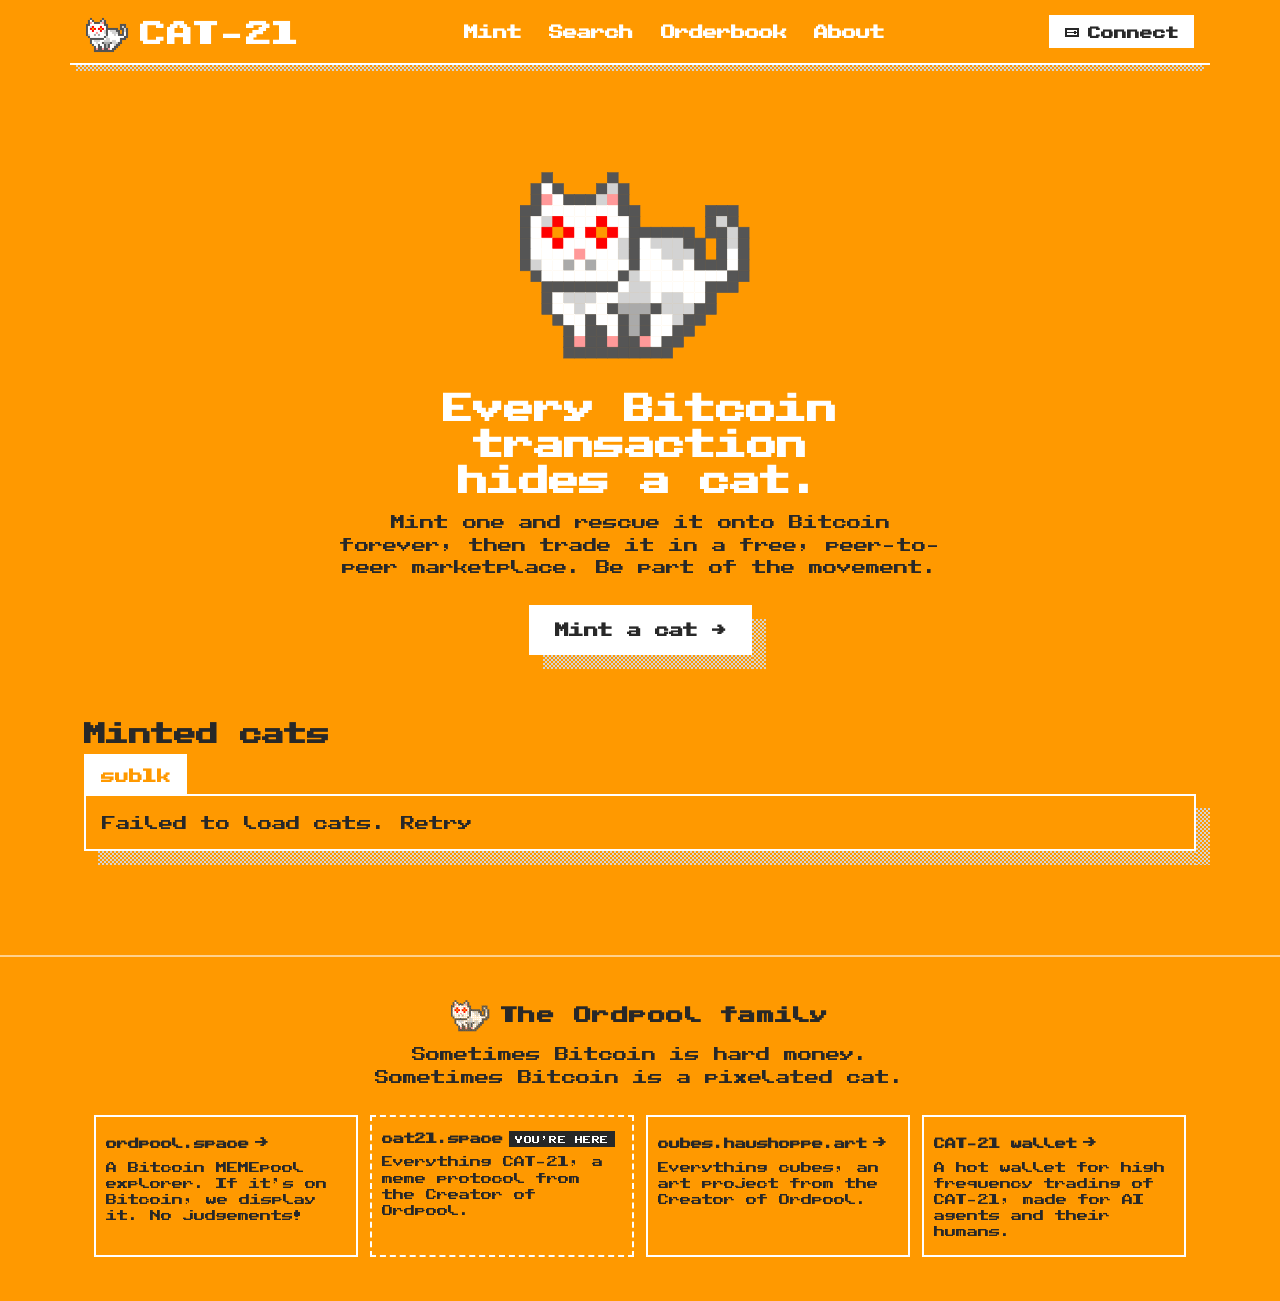
<file: index.html>
<!DOCTYPE html>
<html lang="en" data-beasties-container>
  <head>
    <meta charset="utf-8">
    <title>🟧 CAT-21 - Rescue the cats!</title>
    <base href="/">
    <meta name="viewport" content="width=device-width, initial-scale=1">

    <link rel="icon" href="/logo.svg">
    <link rel="mask-icon" href="”/logo.svg”" color="”#000000&quot;">
    <link rel="apple-touch-icon" href="/logo-apple-touch-icon.png">
    <meta name="theme-color" content="#ffffff">

    <link rel="preconnect" href="https://backend2.cat21.space">
    <link rel="preload" href="/placeholder-cat.svg" as="image" type="image/svg+xml">

    <meta property="og:title" content="🟧 CAT-21 - Rescue the cats!">
    <meta name="twitter:title" content="🟧 CAT-21 - Rescue the cats!">
    <meta name="description" content="Did you know? There's a cat hidden in every Bitcoin transaction. Rescue it now!">
    <meta property="og:description" content="Did you know? There's a cat hidden in every Bitcoin transaction. Rescue it now!">
    <meta name="twitter:description" content="Did you know? There's a cat hidden in every Bitcoin transaction. Rescue it now!">
    <meta name="twitter:site" content="@haushoppe">
    <meta property="og:locale" content="en_US">
    <meta property="og:type" content="website">
    <meta property="og:url" content="https://cat21.space/">
    <meta property="og:image" content="https://cat21.space/screenshot.png">
    <meta property="og:image:width" content="2681">
    <meta property="og:image:height" content="1508">
    <meta name="twitter:image" content="https://cat21.space/screenshot.png">
    <meta name="twitter:card" content="summary_large_image">

  <style>:root{--bs-blue:#0d6efd;--bs-indigo:#6610f2;--bs-purple:#6f42c1;--bs-pink:#d63384;--bs-red:#dc3545;--bs-orange:#fd7e14;--bs-yellow:#ffc107;--bs-green:#198754;--bs-teal:#20c997;--bs-cyan:#0dcaf0;--bs-black:#000;--bs-white:#fff;--bs-gray:#6c757d;--bs-gray-dark:#343a40;--bs-gray-100:#f8f9fa;--bs-gray-200:#e9ecef;--bs-gray-300:#dee2e6;--bs-gray-400:#ced4da;--bs-gray-500:#adb5bd;--bs-gray-600:#6c757d;--bs-gray-700:#495057;--bs-gray-800:#343a40;--bs-gray-900:#212529;--bs-primary:#555555;--bs-secondary:#6c757d;--bs-success:#28a745;--bs-info:#17a2b8;--bs-warning:#ffc107;--bs-danger:#dc3545;--bs-light:#fff;--bs-dark:#000;--bs-primary-rgb:85, 85, 85;--bs-secondary-rgb:108, 117, 125;--bs-success-rgb:40, 167, 69;--bs-info-rgb:23, 162, 184;--bs-warning-rgb:255, 193, 7;--bs-danger-rgb:220, 53, 69;--bs-light-rgb:255, 255, 255;--bs-dark-rgb:0, 0, 0;--bs-primary-text-emphasis:#222222;--bs-secondary-text-emphasis:rgb(43.2, 46.8, 50);--bs-success-text-emphasis:rgb(16, 66.8, 27.6);--bs-info-text-emphasis:rgb(9.2, 64.8, 73.6);--bs-warning-text-emphasis:rgb(102, 77.2, 2.8);--bs-danger-text-emphasis:rgb(88, 21.2, 27.6);--bs-light-text-emphasis:#495057;--bs-dark-text-emphasis:#495057;--bs-primary-bg-subtle:#dddddd;--bs-secondary-bg-subtle:rgb(225.6, 227.4, 229);--bs-success-bg-subtle:rgb(212, 237.4, 217.8);--bs-info-bg-subtle:rgb(208.6, 236.4, 240.8);--bs-warning-bg-subtle:rgb(255, 242.6, 205.4);--bs-danger-bg-subtle:rgb(248, 214.6, 217.8);--bs-light-bg-subtle:rgb(251.5, 252, 252.5);--bs-dark-bg-subtle:#ced4da;--bs-primary-border-subtle:#bbbbbb;--bs-secondary-border-subtle:rgb(196.2, 199.8, 203);--bs-success-border-subtle:rgb(169, 219.8, 180.6);--bs-info-border-subtle:rgb(162.2, 217.8, 226.6);--bs-warning-border-subtle:rgb(255, 230.2, 155.8);--bs-danger-border-subtle:rgb(241, 174.2, 180.6);--bs-light-border-subtle:#e9ecef;--bs-dark-border-subtle:#adb5bd;--bs-white-rgb:255, 255, 255;--bs-black-rgb:0, 0, 0;--bs-font-sans-serif:system-ui, -apple-system, "Segoe UI", Roboto, "Helvetica Neue", "Noto Sans", "Liberation Sans", Arial, sans-serif, "Apple Color Emoji", "Segoe UI Emoji", "Segoe UI Symbol", "Noto Color Emoji";--bs-font-monospace:SFMono-Regular, Menlo, Monaco, Consolas, "Liberation Mono", "Courier New", monospace;--bs-gradient:linear-gradient(180deg, rgba(255, 255, 255, .15), rgba(255, 255, 255, 0));--bs-body-font-family:"Public Pixel";--bs-body-font-size:1rem;--bs-body-font-weight:400;--bs-body-line-height:1.5;--bs-body-color:#282828;--bs-body-color-rgb:40, 40, 40;--bs-body-bg:#FF9900;--bs-body-bg-rgb:255, 153, 0;--bs-emphasis-color:#000;--bs-emphasis-color-rgb:0, 0, 0;--bs-secondary-color:rgba(40, 40, 40, .75);--bs-secondary-color-rgb:40, 40, 40;--bs-secondary-bg:#e9ecef;--bs-secondary-bg-rgb:233, 236, 239;--bs-tertiary-color:rgba(40, 40, 40, .5);--bs-tertiary-color-rgb:40, 40, 40;--bs-tertiary-bg:#f8f9fa;--bs-tertiary-bg-rgb:248, 249, 250;--bs-heading-color:inherit;--bs-link-color:#555555;--bs-link-color-rgb:85, 85, 85;--bs-link-decoration:underline;--bs-link-hover-color:#444444;--bs-link-hover-color-rgb:68, 68, 68;--bs-code-color:#d63384;--bs-highlight-color:#282828;--bs-highlight-bg:rgb(255, 242.6, 205.4);--bs-border-width:1px;--bs-border-style:solid;--bs-border-color:#dee2e6;--bs-border-color-translucent:rgba(0, 0, 0, .175);--bs-border-radius:.375rem;--bs-border-radius-sm:.25rem;--bs-border-radius-lg:.5rem;--bs-border-radius-xl:1rem;--bs-border-radius-xxl:2rem;--bs-border-radius-2xl:var(--bs-border-radius-xxl);--bs-border-radius-pill:50rem;--bs-box-shadow:0 .5rem 1rem rgba(0, 0, 0, .15);--bs-box-shadow-sm:0 .125rem .25rem rgba(0, 0, 0, .075);--bs-box-shadow-lg:0 1rem 3rem rgba(0, 0, 0, .175);--bs-box-shadow-inset:inset 0 1px 2px rgba(0, 0, 0, .075);--bs-focus-ring-width:.25rem;--bs-focus-ring-opacity:.25;--bs-focus-ring-color:rgba(85, 85, 85, .25);--bs-form-valid-color:#28a745;--bs-form-valid-border-color:#28a745;--bs-form-invalid-color:#dc3545;--bs-form-invalid-border-color:#dc3545}*,*:before,*:after{box-sizing:border-box}@media(prefers-reduced-motion:no-preference){:root{scroll-behavior:smooth}}body{margin:0;font-family:var(--bs-body-font-family);font-size:var(--bs-body-font-size);font-weight:var(--bs-body-font-weight);line-height:var(--bs-body-line-height);color:var(--bs-body-color);text-align:var(--bs-body-text-align);background-color:var(--bs-body-bg);-webkit-text-size-adjust:100%;-webkit-tap-highlight-color:rgba(0,0,0,0)}h1{margin-top:0;margin-bottom:.5rem;font-weight:500;line-height:1.2;color:var(--bs-heading-color)}h1{font-size:calc(1.425rem + 2.1vw)}@media(min-width:1200px){h1{font-size:3rem}}img{vertical-align:middle}:root{--bs-breakpoint-xs:0;--bs-breakpoint-sm:576px;--bs-breakpoint-md:768px;--bs-breakpoint-lg:992px;--bs-breakpoint-xl:1200px;--bs-breakpoint-xxl:1400px}:root{--bs-btn-close-filter: }.d-block{display:block!important}.mx-auto{margin-right:auto!important;margin-left:auto!important}.mt-2{margin-top:.5rem!important}@font-face{font-family:Public Pixel;src:url(/fonts/public-pixel.eot);src:url(/fonts/public-pixel.eot?#iefix) format("embedded-opentype"),url(/fonts/public-pixel.woff) format("woff"),url(/fonts/public-pixel.woff2) format("woff2"),url(/fonts/public-pixel.ttf) format("truetype"),url(/fonts/public-pixel.svg#Public\ Pixel) format("svg");font-weight:400;font-style:normal;font-display:swap}:root{--fs-xs:.7rem;--fs-sm:.8rem;--fs-base:.9rem;--fs-lg:1.1rem;--fs-xl:1.4rem;--fs-2xl:1.9rem;--bs-body-font-size:var(--fs-base)}@media(max-width:575px){:root{--fs-2xl:1.45rem;--fs-xl:1.2rem}}body{font-size:var(--fs-base)}h1{font-family:Public Pixel,sans-serif;font-weight:700;color:inherit}h1{font-size:var(--fs-2xl)}</style><link rel="stylesheet" href="styles-4ZD4QL3Y.css" media="print" onload="this.media='all'"><noscript><link rel="stylesheet" href="styles-4ZD4QL3Y.css"></noscript></head>
  <body>

    <style>

      .center-child {
        display: flex;
        justify-content: center;
        align-items: center;
        height: 50vh;
        text-align: center;
      }

      @keyframes blink {
        0% {opacity: 1;}
        50% {opacity: 0;}
        100% {opacity: 1;}
      }

      .blinking-text {
        animation: blink 1s linear infinite;
      }
    </style>

    <img src="genesis-cat.svg" width="400" height="400" class="mx-auto d-block" title="A rare cat" style="margin-top: -100px; max-width: 100%;">

    <div class="center-child">
      <div>
        <h1 class="mt-2">CAT-21</h1>
        <span class="blinking-text">Loading app ...</span>
      </div>
    </div>

  <script src="polyfills-PZSJNBYU.js" type="module"></script><script src="main-3VLM2TW3.js" type="module"></script></body>
</html>
</file>
<file: styles-4ZD4QL3Y.css>
@charset "UTF-8";:root,[data-bs-theme=light]{--bs-blue: #0d6efd;--bs-indigo: #6610f2;--bs-purple: #6f42c1;--bs-pink: #d63384;--bs-red: #dc3545;--bs-orange: #fd7e14;--bs-yellow: #ffc107;--bs-green: #198754;--bs-teal: #20c997;--bs-cyan: #0dcaf0;--bs-black: #000;--bs-white: #fff;--bs-gray: #6c757d;--bs-gray-dark: #343a40;--bs-gray-100: #f8f9fa;--bs-gray-200: #e9ecef;--bs-gray-300: #dee2e6;--bs-gray-400: #ced4da;--bs-gray-500: #adb5bd;--bs-gray-600: #6c757d;--bs-gray-700: #495057;--bs-gray-800: #343a40;--bs-gray-900: #212529;--bs-primary: #555555;--bs-secondary: #6c757d;--bs-success: #28a745;--bs-info: #17a2b8;--bs-warning: #ffc107;--bs-danger: #dc3545;--bs-light: #fff;--bs-dark: #000;--bs-primary-rgb: 85, 85, 85;--bs-secondary-rgb: 108, 117, 125;--bs-success-rgb: 40, 167, 69;--bs-info-rgb: 23, 162, 184;--bs-warning-rgb: 255, 193, 7;--bs-danger-rgb: 220, 53, 69;--bs-light-rgb: 255, 255, 255;--bs-dark-rgb: 0, 0, 0;--bs-primary-text-emphasis: #222222;--bs-secondary-text-emphasis: rgb(43.2, 46.8, 50);--bs-success-text-emphasis: rgb(16, 66.8, 27.6);--bs-info-text-emphasis: rgb(9.2, 64.8, 73.6);--bs-warning-text-emphasis: rgb(102, 77.2, 2.8);--bs-danger-text-emphasis: rgb(88, 21.2, 27.6);--bs-light-text-emphasis: #495057;--bs-dark-text-emphasis: #495057;--bs-primary-bg-subtle: #dddddd;--bs-secondary-bg-subtle: rgb(225.6, 227.4, 229);--bs-success-bg-subtle: rgb(212, 237.4, 217.8);--bs-info-bg-subtle: rgb(208.6, 236.4, 240.8);--bs-warning-bg-subtle: rgb(255, 242.6, 205.4);--bs-danger-bg-subtle: rgb(248, 214.6, 217.8);--bs-light-bg-subtle: rgb(251.5, 252, 252.5);--bs-dark-bg-subtle: #ced4da;--bs-primary-border-subtle: #bbbbbb;--bs-secondary-border-subtle: rgb(196.2, 199.8, 203);--bs-success-border-subtle: rgb(169, 219.8, 180.6);--bs-info-border-subtle: rgb(162.2, 217.8, 226.6);--bs-warning-border-subtle: rgb(255, 230.2, 155.8);--bs-danger-border-subtle: rgb(241, 174.2, 180.6);--bs-light-border-subtle: #e9ecef;--bs-dark-border-subtle: #adb5bd;--bs-white-rgb: 255, 255, 255;--bs-black-rgb: 0, 0, 0;--bs-font-sans-serif: system-ui, -apple-system, "Segoe UI", Roboto, "Helvetica Neue", "Noto Sans", "Liberation Sans", Arial, sans-serif, "Apple Color Emoji", "Segoe UI Emoji", "Segoe UI Symbol", "Noto Color Emoji";--bs-font-monospace: SFMono-Regular, Menlo, Monaco, Consolas, "Liberation Mono", "Courier New", monospace;--bs-gradient: linear-gradient(180deg, rgba(255, 255, 255, .15), rgba(255, 255, 255, 0));--bs-body-font-family: "Public Pixel";--bs-body-font-size: 1rem;--bs-body-font-weight: 400;--bs-body-line-height: 1.5;--bs-body-color: #282828;--bs-body-color-rgb: 40, 40, 40;--bs-body-bg: #FF9900;--bs-body-bg-rgb: 255, 153, 0;--bs-emphasis-color: #000;--bs-emphasis-color-rgb: 0, 0, 0;--bs-secondary-color: rgba(40, 40, 40, .75);--bs-secondary-color-rgb: 40, 40, 40;--bs-secondary-bg: #e9ecef;--bs-secondary-bg-rgb: 233, 236, 239;--bs-tertiary-color: rgba(40, 40, 40, .5);--bs-tertiary-color-rgb: 40, 40, 40;--bs-tertiary-bg: #f8f9fa;--bs-tertiary-bg-rgb: 248, 249, 250;--bs-heading-color: inherit;--bs-link-color: #555555;--bs-link-color-rgb: 85, 85, 85;--bs-link-decoration: underline;--bs-link-hover-color: #444444;--bs-link-hover-color-rgb: 68, 68, 68;--bs-code-color: #d63384;--bs-highlight-color: #282828;--bs-highlight-bg: rgb(255, 242.6, 205.4);--bs-border-width: 1px;--bs-border-style: solid;--bs-border-color: #dee2e6;--bs-border-color-translucent: rgba(0, 0, 0, .175);--bs-border-radius: .375rem;--bs-border-radius-sm: .25rem;--bs-border-radius-lg: .5rem;--bs-border-radius-xl: 1rem;--bs-border-radius-xxl: 2rem;--bs-border-radius-2xl: var(--bs-border-radius-xxl);--bs-border-radius-pill: 50rem;--bs-box-shadow: 0 .5rem 1rem rgba(0, 0, 0, .15);--bs-box-shadow-sm: 0 .125rem .25rem rgba(0, 0, 0, .075);--bs-box-shadow-lg: 0 1rem 3rem rgba(0, 0, 0, .175);--bs-box-shadow-inset: inset 0 1px 2px rgba(0, 0, 0, .075);--bs-focus-ring-width: .25rem;--bs-focus-ring-opacity: .25;--bs-focus-ring-color: rgba(85, 85, 85, .25);--bs-form-valid-color: #28a745;--bs-form-valid-border-color: #28a745;--bs-form-invalid-color: #dc3545;--bs-form-invalid-border-color: #dc3545}[data-bs-theme=dark]{color-scheme:dark;--bs-body-color: #dee2e6;--bs-body-color-rgb: 222, 226, 230;--bs-body-bg: #212529;--bs-body-bg-rgb: 33, 37, 41;--bs-emphasis-color: #fff;--bs-emphasis-color-rgb: 255, 255, 255;--bs-secondary-color: rgba(222, 226, 230, .75);--bs-secondary-color-rgb: 222, 226, 230;--bs-secondary-bg: #343a40;--bs-secondary-bg-rgb: 52, 58, 64;--bs-tertiary-color: rgba(222, 226, 230, .5);--bs-tertiary-color-rgb: 222, 226, 230;--bs-tertiary-bg: rgb(42.5, 47.5, 52.5);--bs-tertiary-bg-rgb: 43, 48, 53;--bs-primary-text-emphasis: #999999;--bs-secondary-text-emphasis: rgb(166.8, 172.2, 177);--bs-success-text-emphasis: rgb(126, 202.2, 143.4);--bs-info-text-emphasis: rgb(115.8, 199.2, 212.4);--bs-warning-text-emphasis: rgb(255, 217.8, 106.2);--bs-danger-text-emphasis: rgb(234, 133.8, 143.4);--bs-light-text-emphasis: #f8f9fa;--bs-dark-text-emphasis: #dee2e6;--bs-primary-bg-subtle: #111111;--bs-secondary-bg-subtle: rgb(21.6, 23.4, 25);--bs-success-bg-subtle: rgb(8, 33.4, 13.8);--bs-info-bg-subtle: rgb(4.6, 32.4, 36.8);--bs-warning-bg-subtle: rgb(51, 38.6, 1.4);--bs-danger-bg-subtle: rgb(44, 10.6, 13.8);--bs-light-bg-subtle: #343a40;--bs-dark-bg-subtle: #1a1d20;--bs-primary-border-subtle: #333333;--bs-secondary-border-subtle: rgb(64.8, 70.2, 75);--bs-success-border-subtle: rgb(24, 100.2, 41.4);--bs-info-border-subtle: rgb(13.8, 97.2, 110.4);--bs-warning-border-subtle: rgb(153, 115.8, 4.2);--bs-danger-border-subtle: rgb(132, 31.8, 41.4);--bs-light-border-subtle: #495057;--bs-dark-border-subtle: #343a40;--bs-heading-color: inherit;--bs-link-color: #999999;--bs-link-hover-color: rgb(173.4, 173.4, 173.4);--bs-link-color-rgb: 153, 153, 153;--bs-link-hover-color-rgb: 173, 173, 173;--bs-code-color: rgb(230.4, 132.6, 181.2);--bs-highlight-color: #dee2e6;--bs-highlight-bg: rgb(102, 77.2, 2.8);--bs-border-color: #495057;--bs-border-color-translucent: rgba(255, 255, 255, .15);--bs-form-valid-color: rgb(117, 183, 152.4);--bs-form-valid-border-color: rgb(117, 183, 152.4);--bs-form-invalid-color: rgb(234, 133.8, 143.4);--bs-form-invalid-border-color: rgb(234, 133.8, 143.4)}*,*:before,*:after{box-sizing:border-box}@media(prefers-reduced-motion:no-preference){:root{scroll-behavior:smooth}}body{margin:0;font-family:var(--bs-body-font-family);font-size:var(--bs-body-font-size);font-weight:var(--bs-body-font-weight);line-height:var(--bs-body-line-height);color:var(--bs-body-color);text-align:var(--bs-body-text-align);background-color:var(--bs-body-bg);-webkit-text-size-adjust:100%;-webkit-tap-highlight-color:rgba(0,0,0,0)}hr{margin:1rem 0;color:inherit;border:0;border-top:var(--bs-border-width) solid;opacity:.25}h6,.h6,h5,.h5,h4,.h4,h3,.h3,h2,.h2,h1,.h1{margin-top:0;margin-bottom:.5rem;font-weight:500;line-height:1.2;color:var(--bs-heading-color)}h1,.h1{font-size:calc(1.425rem + 2.1vw)}@media(min-width:1200px){h1,.h1{font-size:3rem}}h2,.h2{font-size:calc(1.325rem + .9vw)}@media(min-width:1200px){h2,.h2{font-size:2rem}}h3,.h3{font-size:calc(1.3rem + .6vw)}@media(min-width:1200px){h3,.h3{font-size:1.75rem}}h4,.h4{font-size:calc(1.275rem + .3vw)}@media(min-width:1200px){h4,.h4{font-size:1.5rem}}h5,.h5{font-size:1.25rem}h6,.h6{font-size:1rem}p{margin-top:0;margin-bottom:1rem}abbr[title]{text-decoration:underline dotted;cursor:help;text-decoration-skip-ink:none}address{margin-bottom:1rem;font-style:normal;line-height:inherit}ol,ul{padding-left:2rem}ol,ul,dl{margin-top:0;margin-bottom:1rem}ol ol,ul ul,ol ul,ul ol{margin-bottom:0}dt{font-weight:700}dd{margin-bottom:.5rem;margin-left:0}blockquote{margin:0 0 1rem}b,strong{font-weight:bolder}small,.small{font-size:.875em}mark,.mark{padding:.1875em;color:var(--bs-highlight-color);background-color:var(--bs-highlight-bg)}sub,sup{position:relative;font-size:.75em;line-height:0;vertical-align:baseline}sub{bottom:-.25em}sup{top:-.5em}a{color:rgba(var(--bs-link-color-rgb),var(--bs-link-opacity, 1));text-decoration:underline}a:hover{--bs-link-color-rgb: var(--bs-link-hover-color-rgb)}a:not([href]):not([class]),a:not([href]):not([class]):hover{color:inherit;text-decoration:none}pre,code,kbd,samp{font-family:Public Pixel;font-size:1em}pre{display:block;margin-top:0;margin-bottom:1rem;overflow:auto;font-size:.875em}pre code{font-size:inherit;color:inherit;word-break:normal}code{font-size:.875em;color:var(--bs-code-color);word-wrap:break-word}a>code{color:inherit}kbd{padding:.1875rem .375rem;font-size:.875em;color:var(--bs-body-bg);background-color:var(--bs-body-color)}kbd kbd{padding:0;font-size:1em}figure{margin:0 0 1rem}img,svg{vertical-align:middle}table{caption-side:bottom;border-collapse:collapse}caption{padding-top:.5rem;padding-bottom:.5rem;color:var(--bs-secondary-color);text-align:left}th{text-align:inherit;text-align:-webkit-match-parent}thead,tbody,tfoot,tr,td,th{border-color:inherit;border-style:solid;border-width:0}label{display:inline-block}button{border-radius:0}button:focus:not(:focus-visible){outline:0}input,button,select,optgroup,textarea{margin:0;font-family:inherit;font-size:inherit;line-height:inherit}button,select{text-transform:none}[role=button]{cursor:pointer}select{word-wrap:normal}select:disabled{opacity:1}[list]:not([type=date]):not([type=datetime-local]):not([type=month]):not([type=week]):not([type=time])::-webkit-calendar-picker-indicator{display:none!important}button,[type=button],[type=reset],[type=submit]{-webkit-appearance:button}button:not(:disabled),[type=button]:not(:disabled),[type=reset]:not(:disabled),[type=submit]:not(:disabled){cursor:pointer}::-moz-focus-inner{padding:0;border-style:none}textarea{resize:vertical}fieldset{min-width:0;padding:0;margin:0;border:0}legend{float:left;width:100%;padding:0;margin-bottom:.5rem;line-height:inherit;font-size:calc(1.275rem + .3vw)}@media(min-width:1200px){legend{font-size:1.5rem}}legend+*{clear:left}::-webkit-datetime-edit-fields-wrapper,::-webkit-datetime-edit-text,::-webkit-datetime-edit-minute,::-webkit-datetime-edit-hour-field,::-webkit-datetime-edit-day-field,::-webkit-datetime-edit-month-field,::-webkit-datetime-edit-year-field{padding:0}::-webkit-inner-spin-button{height:auto}[type=search]{-webkit-appearance:textfield;outline-offset:-2px}[type=search]::-webkit-search-cancel-button{cursor:pointer;filter:grayscale(1)}::-webkit-search-decoration{-webkit-appearance:none}::-webkit-color-swatch-wrapper{padding:0}::file-selector-button{font:inherit;-webkit-appearance:button}output{display:inline-block}iframe{border:0}summary{display:list-item;cursor:pointer}progress{vertical-align:baseline}[hidden]{display:none!important}.lead{font-size:1.25rem;font-weight:300}.display-1{font-weight:300;line-height:1.2;font-size:calc(1.625rem + 4.5vw)}@media(min-width:1200px){.display-1{font-size:5rem}}.display-2{font-weight:300;line-height:1.2;font-size:calc(1.575rem + 3.9vw)}@media(min-width:1200px){.display-2{font-size:4.5rem}}.display-3{font-weight:300;line-height:1.2;font-size:calc(1.525rem + 3.3vw)}@media(min-width:1200px){.display-3{font-size:4rem}}.display-4{font-weight:300;line-height:1.2;font-size:calc(1.475rem + 2.7vw)}@media(min-width:1200px){.display-4{font-size:3.5rem}}.display-5{font-weight:300;line-height:1.2;font-size:calc(1.425rem + 2.1vw)}@media(min-width:1200px){.display-5{font-size:3rem}}.display-6{font-weight:300;line-height:1.2;font-size:calc(1.375rem + 1.5vw)}@media(min-width:1200px){.display-6{font-size:2.5rem}}.list-unstyled,.list-inline{padding-left:0;list-style:none}.list-inline-item{display:inline-block}.list-inline-item:not(:last-child){margin-right:.5rem}.initialism{font-size:.875em;text-transform:uppercase}.blockquote{margin-bottom:1rem;font-size:1.25rem}.blockquote>:last-child{margin-bottom:0}.blockquote-footer{margin-top:-1rem;margin-bottom:1rem;font-size:.875em;color:#6c757d}.blockquote-footer:before{content:"\2014\a0"}.img-fluid{max-width:100%;height:auto}.img-thumbnail{padding:.25rem;background-color:var(--bs-body-bg);border:var(--bs-border-width) solid var(--bs-border-color);max-width:100%;height:auto}.figure{display:inline-block}.figure-img{margin-bottom:.5rem;line-height:1}.figure-caption{font-size:.875em;color:var(--bs-secondary-color)}.container,.container-fluid,.container-xxl,.container-xl,.container-lg,.container-md,.container-sm{--bs-gutter-x: 1.5rem;--bs-gutter-y: 0;width:100%;padding-right:calc(var(--bs-gutter-x) * .5);padding-left:calc(var(--bs-gutter-x) * .5);margin-right:auto;margin-left:auto}@media(min-width:576px){.container-sm,.container{max-width:540px}}@media(min-width:768px){.container-md,.container-sm,.container{max-width:720px}}@media(min-width:992px){.container-lg,.container-md,.container-sm,.container{max-width:960px}}@media(min-width:1200px){.container-xl,.container-lg,.container-md,.container-sm,.container{max-width:1140px}}@media(min-width:1400px){.container-xxl,.container-xl,.container-lg,.container-md,.container-sm,.container{max-width:1320px}}:root{--bs-breakpoint-xs: 0;--bs-breakpoint-sm: 576px;--bs-breakpoint-md: 768px;--bs-breakpoint-lg: 992px;--bs-breakpoint-xl: 1200px;--bs-breakpoint-xxl: 1400px}.row{--bs-gutter-x: 1.5rem;--bs-gutter-y: 0;display:flex;flex-wrap:wrap;margin-top:calc(-1 * var(--bs-gutter-y));margin-right:calc(-.5 * var(--bs-gutter-x));margin-left:calc(-.5 * var(--bs-gutter-x))}.row>*{flex-shrink:0;width:100%;max-width:100%;padding-right:calc(var(--bs-gutter-x) * .5);padding-left:calc(var(--bs-gutter-x) * .5);margin-top:var(--bs-gutter-y)}.col{flex:1 0 0}.row-cols-auto>*{flex:0 0 auto;width:auto}.row-cols-1>*{flex:0 0 auto;width:100%}.row-cols-2>*{flex:0 0 auto;width:50%}.row-cols-3>*{flex:0 0 auto;width:33.33333333%}.row-cols-4>*{flex:0 0 auto;width:25%}.row-cols-5>*{flex:0 0 auto;width:20%}.row-cols-6>*{flex:0 0 auto;width:16.66666667%}.col-auto{flex:0 0 auto;width:auto}.col-1{flex:0 0 auto;width:8.33333333%}.col-2{flex:0 0 auto;width:16.66666667%}.col-3{flex:0 0 auto;width:25%}.col-4{flex:0 0 auto;width:33.33333333%}.col-5{flex:0 0 auto;width:41.66666667%}.col-6{flex:0 0 auto;width:50%}.col-7{flex:0 0 auto;width:58.33333333%}.col-8{flex:0 0 auto;width:66.66666667%}.col-9{flex:0 0 auto;width:75%}.col-10{flex:0 0 auto;width:83.33333333%}.col-11{flex:0 0 auto;width:91.66666667%}.col-12{flex:0 0 auto;width:100%}.offset-1{margin-left:8.33333333%}.offset-2{margin-left:16.66666667%}.offset-3{margin-left:25%}.offset-4{margin-left:33.33333333%}.offset-5{margin-left:41.66666667%}.offset-6{margin-left:50%}.offset-7{margin-left:58.33333333%}.offset-8{margin-left:66.66666667%}.offset-9{margin-left:75%}.offset-10{margin-left:83.33333333%}.offset-11{margin-left:91.66666667%}.g-0,.gx-0{--bs-gutter-x: 0}.g-0,.gy-0{--bs-gutter-y: 0}.g-1,.gx-1{--bs-gutter-x: .25rem}.g-1,.gy-1{--bs-gutter-y: .25rem}.g-2,.gx-2{--bs-gutter-x: .5rem}.g-2,.gy-2{--bs-gutter-y: .5rem}.g-3,.gx-3{--bs-gutter-x: 1rem}.g-3,.gy-3{--bs-gutter-y: 1rem}.g-4,.gx-4{--bs-gutter-x: 1.5rem}.g-4,.gy-4{--bs-gutter-y: 1.5rem}.g-5,.gx-5{--bs-gutter-x: 3rem}.g-5,.gy-5{--bs-gutter-y: 3rem}@media(min-width:576px){.col-sm{flex:1 0 0}.row-cols-sm-auto>*{flex:0 0 auto;width:auto}.row-cols-sm-1>*{flex:0 0 auto;width:100%}.row-cols-sm-2>*{flex:0 0 auto;width:50%}.row-cols-sm-3>*{flex:0 0 auto;width:33.33333333%}.row-cols-sm-4>*{flex:0 0 auto;width:25%}.row-cols-sm-5>*{flex:0 0 auto;width:20%}.row-cols-sm-6>*{flex:0 0 auto;width:16.66666667%}.col-sm-auto{flex:0 0 auto;width:auto}.col-sm-1{flex:0 0 auto;width:8.33333333%}.col-sm-2{flex:0 0 auto;width:16.66666667%}.col-sm-3{flex:0 0 auto;width:25%}.col-sm-4{flex:0 0 auto;width:33.33333333%}.col-sm-5{flex:0 0 auto;width:41.66666667%}.col-sm-6{flex:0 0 auto;width:50%}.col-sm-7{flex:0 0 auto;width:58.33333333%}.col-sm-8{flex:0 0 auto;width:66.66666667%}.col-sm-9{flex:0 0 auto;width:75%}.col-sm-10{flex:0 0 auto;width:83.33333333%}.col-sm-11{flex:0 0 auto;width:91.66666667%}.col-sm-12{flex:0 0 auto;width:100%}.offset-sm-0{margin-left:0}.offset-sm-1{margin-left:8.33333333%}.offset-sm-2{margin-left:16.66666667%}.offset-sm-3{margin-left:25%}.offset-sm-4{margin-left:33.33333333%}.offset-sm-5{margin-left:41.66666667%}.offset-sm-6{margin-left:50%}.offset-sm-7{margin-left:58.33333333%}.offset-sm-8{margin-left:66.66666667%}.offset-sm-9{margin-left:75%}.offset-sm-10{margin-left:83.33333333%}.offset-sm-11{margin-left:91.66666667%}.g-sm-0,.gx-sm-0{--bs-gutter-x: 0}.g-sm-0,.gy-sm-0{--bs-gutter-y: 0}.g-sm-1,.gx-sm-1{--bs-gutter-x: .25rem}.g-sm-1,.gy-sm-1{--bs-gutter-y: .25rem}.g-sm-2,.gx-sm-2{--bs-gutter-x: .5rem}.g-sm-2,.gy-sm-2{--bs-gutter-y: .5rem}.g-sm-3,.gx-sm-3{--bs-gutter-x: 1rem}.g-sm-3,.gy-sm-3{--bs-gutter-y: 1rem}.g-sm-4,.gx-sm-4{--bs-gutter-x: 1.5rem}.g-sm-4,.gy-sm-4{--bs-gutter-y: 1.5rem}.g-sm-5,.gx-sm-5{--bs-gutter-x: 3rem}.g-sm-5,.gy-sm-5{--bs-gutter-y: 3rem}}@media(min-width:768px){.col-md{flex:1 0 0}.row-cols-md-auto>*{flex:0 0 auto;width:auto}.row-cols-md-1>*{flex:0 0 auto;width:100%}.row-cols-md-2>*{flex:0 0 auto;width:50%}.row-cols-md-3>*{flex:0 0 auto;width:33.33333333%}.row-cols-md-4>*{flex:0 0 auto;width:25%}.row-cols-md-5>*{flex:0 0 auto;width:20%}.row-cols-md-6>*{flex:0 0 auto;width:16.66666667%}.col-md-auto{flex:0 0 auto;width:auto}.col-md-1{flex:0 0 auto;width:8.33333333%}.col-md-2{flex:0 0 auto;width:16.66666667%}.col-md-3{flex:0 0 auto;width:25%}.col-md-4{flex:0 0 auto;width:33.33333333%}.col-md-5{flex:0 0 auto;width:41.66666667%}.col-md-6{flex:0 0 auto;width:50%}.col-md-7{flex:0 0 auto;width:58.33333333%}.col-md-8{flex:0 0 auto;width:66.66666667%}.col-md-9{flex:0 0 auto;width:75%}.col-md-10{flex:0 0 auto;width:83.33333333%}.col-md-11{flex:0 0 auto;width:91.66666667%}.col-md-12{flex:0 0 auto;width:100%}.offset-md-0{margin-left:0}.offset-md-1{margin-left:8.33333333%}.offset-md-2{margin-left:16.66666667%}.offset-md-3{margin-left:25%}.offset-md-4{margin-left:33.33333333%}.offset-md-5{margin-left:41.66666667%}.offset-md-6{margin-left:50%}.offset-md-7{margin-left:58.33333333%}.offset-md-8{margin-left:66.66666667%}.offset-md-9{margin-left:75%}.offset-md-10{margin-left:83.33333333%}.offset-md-11{margin-left:91.66666667%}.g-md-0,.gx-md-0{--bs-gutter-x: 0}.g-md-0,.gy-md-0{--bs-gutter-y: 0}.g-md-1,.gx-md-1{--bs-gutter-x: .25rem}.g-md-1,.gy-md-1{--bs-gutter-y: .25rem}.g-md-2,.gx-md-2{--bs-gutter-x: .5rem}.g-md-2,.gy-md-2{--bs-gutter-y: .5rem}.g-md-3,.gx-md-3{--bs-gutter-x: 1rem}.g-md-3,.gy-md-3{--bs-gutter-y: 1rem}.g-md-4,.gx-md-4{--bs-gutter-x: 1.5rem}.g-md-4,.gy-md-4{--bs-gutter-y: 1.5rem}.g-md-5,.gx-md-5{--bs-gutter-x: 3rem}.g-md-5,.gy-md-5{--bs-gutter-y: 3rem}}@media(min-width:992px){.col-lg{flex:1 0 0}.row-cols-lg-auto>*{flex:0 0 auto;width:auto}.row-cols-lg-1>*{flex:0 0 auto;width:100%}.row-cols-lg-2>*{flex:0 0 auto;width:50%}.row-cols-lg-3>*{flex:0 0 auto;width:33.33333333%}.row-cols-lg-4>*{flex:0 0 auto;width:25%}.row-cols-lg-5>*{flex:0 0 auto;width:20%}.row-cols-lg-6>*{flex:0 0 auto;width:16.66666667%}.col-lg-auto{flex:0 0 auto;width:auto}.col-lg-1{flex:0 0 auto;width:8.33333333%}.col-lg-2{flex:0 0 auto;width:16.66666667%}.col-lg-3{flex:0 0 auto;width:25%}.col-lg-4{flex:0 0 auto;width:33.33333333%}.col-lg-5{flex:0 0 auto;width:41.66666667%}.col-lg-6{flex:0 0 auto;width:50%}.col-lg-7{flex:0 0 auto;width:58.33333333%}.col-lg-8{flex:0 0 auto;width:66.66666667%}.col-lg-9{flex:0 0 auto;width:75%}.col-lg-10{flex:0 0 auto;width:83.33333333%}.col-lg-11{flex:0 0 auto;width:91.66666667%}.col-lg-12{flex:0 0 auto;width:100%}.offset-lg-0{margin-left:0}.offset-lg-1{margin-left:8.33333333%}.offset-lg-2{margin-left:16.66666667%}.offset-lg-3{margin-left:25%}.offset-lg-4{margin-left:33.33333333%}.offset-lg-5{margin-left:41.66666667%}.offset-lg-6{margin-left:50%}.offset-lg-7{margin-left:58.33333333%}.offset-lg-8{margin-left:66.66666667%}.offset-lg-9{margin-left:75%}.offset-lg-10{margin-left:83.33333333%}.offset-lg-11{margin-left:91.66666667%}.g-lg-0,.gx-lg-0{--bs-gutter-x: 0}.g-lg-0,.gy-lg-0{--bs-gutter-y: 0}.g-lg-1,.gx-lg-1{--bs-gutter-x: .25rem}.g-lg-1,.gy-lg-1{--bs-gutter-y: .25rem}.g-lg-2,.gx-lg-2{--bs-gutter-x: .5rem}.g-lg-2,.gy-lg-2{--bs-gutter-y: .5rem}.g-lg-3,.gx-lg-3{--bs-gutter-x: 1rem}.g-lg-3,.gy-lg-3{--bs-gutter-y: 1rem}.g-lg-4,.gx-lg-4{--bs-gutter-x: 1.5rem}.g-lg-4,.gy-lg-4{--bs-gutter-y: 1.5rem}.g-lg-5,.gx-lg-5{--bs-gutter-x: 3rem}.g-lg-5,.gy-lg-5{--bs-gutter-y: 3rem}}@media(min-width:1200px){.col-xl{flex:1 0 0}.row-cols-xl-auto>*{flex:0 0 auto;width:auto}.row-cols-xl-1>*{flex:0 0 auto;width:100%}.row-cols-xl-2>*{flex:0 0 auto;width:50%}.row-cols-xl-3>*{flex:0 0 auto;width:33.33333333%}.row-cols-xl-4>*{flex:0 0 auto;width:25%}.row-cols-xl-5>*{flex:0 0 auto;width:20%}.row-cols-xl-6>*{flex:0 0 auto;width:16.66666667%}.col-xl-auto{flex:0 0 auto;width:auto}.col-xl-1{flex:0 0 auto;width:8.33333333%}.col-xl-2{flex:0 0 auto;width:16.66666667%}.col-xl-3{flex:0 0 auto;width:25%}.col-xl-4{flex:0 0 auto;width:33.33333333%}.col-xl-5{flex:0 0 auto;width:41.66666667%}.col-xl-6{flex:0 0 auto;width:50%}.col-xl-7{flex:0 0 auto;width:58.33333333%}.col-xl-8{flex:0 0 auto;width:66.66666667%}.col-xl-9{flex:0 0 auto;width:75%}.col-xl-10{flex:0 0 auto;width:83.33333333%}.col-xl-11{flex:0 0 auto;width:91.66666667%}.col-xl-12{flex:0 0 auto;width:100%}.offset-xl-0{margin-left:0}.offset-xl-1{margin-left:8.33333333%}.offset-xl-2{margin-left:16.66666667%}.offset-xl-3{margin-left:25%}.offset-xl-4{margin-left:33.33333333%}.offset-xl-5{margin-left:41.66666667%}.offset-xl-6{margin-left:50%}.offset-xl-7{margin-left:58.33333333%}.offset-xl-8{margin-left:66.66666667%}.offset-xl-9{margin-left:75%}.offset-xl-10{margin-left:83.33333333%}.offset-xl-11{margin-left:91.66666667%}.g-xl-0,.gx-xl-0{--bs-gutter-x: 0}.g-xl-0,.gy-xl-0{--bs-gutter-y: 0}.g-xl-1,.gx-xl-1{--bs-gutter-x: .25rem}.g-xl-1,.gy-xl-1{--bs-gutter-y: .25rem}.g-xl-2,.gx-xl-2{--bs-gutter-x: .5rem}.g-xl-2,.gy-xl-2{--bs-gutter-y: .5rem}.g-xl-3,.gx-xl-3{--bs-gutter-x: 1rem}.g-xl-3,.gy-xl-3{--bs-gutter-y: 1rem}.g-xl-4,.gx-xl-4{--bs-gutter-x: 1.5rem}.g-xl-4,.gy-xl-4{--bs-gutter-y: 1.5rem}.g-xl-5,.gx-xl-5{--bs-gutter-x: 3rem}.g-xl-5,.gy-xl-5{--bs-gutter-y: 3rem}}@media(min-width:1400px){.col-xxl{flex:1 0 0}.row-cols-xxl-auto>*{flex:0 0 auto;width:auto}.row-cols-xxl-1>*{flex:0 0 auto;width:100%}.row-cols-xxl-2>*{flex:0 0 auto;width:50%}.row-cols-xxl-3>*{flex:0 0 auto;width:33.33333333%}.row-cols-xxl-4>*{flex:0 0 auto;width:25%}.row-cols-xxl-5>*{flex:0 0 auto;width:20%}.row-cols-xxl-6>*{flex:0 0 auto;width:16.66666667%}.col-xxl-auto{flex:0 0 auto;width:auto}.col-xxl-1{flex:0 0 auto;width:8.33333333%}.col-xxl-2{flex:0 0 auto;width:16.66666667%}.col-xxl-3{flex:0 0 auto;width:25%}.col-xxl-4{flex:0 0 auto;width:33.33333333%}.col-xxl-5{flex:0 0 auto;width:41.66666667%}.col-xxl-6{flex:0 0 auto;width:50%}.col-xxl-7{flex:0 0 auto;width:58.33333333%}.col-xxl-8{flex:0 0 auto;width:66.66666667%}.col-xxl-9{flex:0 0 auto;width:75%}.col-xxl-10{flex:0 0 auto;width:83.33333333%}.col-xxl-11{flex:0 0 auto;width:91.66666667%}.col-xxl-12{flex:0 0 auto;width:100%}.offset-xxl-0{margin-left:0}.offset-xxl-1{margin-left:8.33333333%}.offset-xxl-2{margin-left:16.66666667%}.offset-xxl-3{margin-left:25%}.offset-xxl-4{margin-left:33.33333333%}.offset-xxl-5{margin-left:41.66666667%}.offset-xxl-6{margin-left:50%}.offset-xxl-7{margin-left:58.33333333%}.offset-xxl-8{margin-left:66.66666667%}.offset-xxl-9{margin-left:75%}.offset-xxl-10{margin-left:83.33333333%}.offset-xxl-11{margin-left:91.66666667%}.g-xxl-0,.gx-xxl-0{--bs-gutter-x: 0}.g-xxl-0,.gy-xxl-0{--bs-gutter-y: 0}.g-xxl-1,.gx-xxl-1{--bs-gutter-x: .25rem}.g-xxl-1,.gy-xxl-1{--bs-gutter-y: .25rem}.g-xxl-2,.gx-xxl-2{--bs-gutter-x: .5rem}.g-xxl-2,.gy-xxl-2{--bs-gutter-y: .5rem}.g-xxl-3,.gx-xxl-3{--bs-gutter-x: 1rem}.g-xxl-3,.gy-xxl-3{--bs-gutter-y: 1rem}.g-xxl-4,.gx-xxl-4{--bs-gutter-x: 1.5rem}.g-xxl-4,.gy-xxl-4{--bs-gutter-y: 1.5rem}.g-xxl-5,.gx-xxl-5{--bs-gutter-x: 3rem}.g-xxl-5,.gy-xxl-5{--bs-gutter-y: 3rem}}.btn{--bs-btn-padding-x: .75rem;--bs-btn-padding-y: .375rem;--bs-btn-font-family: ;--bs-btn-font-size: 1rem;--bs-btn-font-weight: 400;--bs-btn-line-height: 1.5;--bs-btn-color: var(--bs-body-color);--bs-btn-bg: transparent;--bs-btn-border-width: var(--bs-border-width);--bs-btn-border-color: transparent;--bs-btn-border-radius: var(--bs-border-radius);--bs-btn-hover-border-color: transparent;--bs-btn-box-shadow: inset 0 1px 0 rgba(255, 255, 255, .15), 0 1px 1px rgba(0, 0, 0, .075);--bs-btn-disabled-opacity: .65;--bs-btn-focus-box-shadow: 0 0 0 .25rem rgba(var(--bs-btn-focus-shadow-rgb), .5);display:inline-block;padding:var(--bs-btn-padding-y) var(--bs-btn-padding-x);font-family:var(--bs-btn-font-family);font-size:var(--bs-btn-font-size);font-weight:var(--bs-btn-font-weight);line-height:var(--bs-btn-line-height);color:var(--bs-btn-color);text-align:center;text-decoration:none;vertical-align:middle;cursor:pointer;-webkit-user-select:none;user-select:none;border:var(--bs-btn-border-width) solid var(--bs-btn-border-color);background-color:var(--bs-btn-bg);transition:color .15s ease-in-out,background-color .15s ease-in-out,border-color .15s ease-in-out,box-shadow .15s ease-in-out}@media(prefers-reduced-motion:reduce){.btn{transition:none}}.btn:hover{color:var(--bs-btn-hover-color);background-color:var(--bs-btn-hover-bg);border-color:var(--bs-btn-hover-border-color)}.btn-check+.btn:hover{color:var(--bs-btn-color);background-color:var(--bs-btn-bg);border-color:var(--bs-btn-border-color)}.btn:focus-visible{color:var(--bs-btn-hover-color);background-color:var(--bs-btn-hover-bg);border-color:var(--bs-btn-hover-border-color);outline:0;box-shadow:var(--bs-btn-focus-box-shadow)}.btn-check:focus-visible+.btn{border-color:var(--bs-btn-hover-border-color);outline:0;box-shadow:var(--bs-btn-focus-box-shadow)}.btn-check:checked+.btn,:not(.btn-check)+.btn:active,.btn:first-child:active,.btn.active,.btn.show{color:var(--bs-btn-active-color);background-color:var(--bs-btn-active-bg);border-color:var(--bs-btn-active-border-color)}.btn-check:checked+.btn:focus-visible,:not(.btn-check)+.btn:active:focus-visible,.btn:first-child:active:focus-visible,.btn.active:focus-visible,.btn.show:focus-visible{box-shadow:var(--bs-btn-focus-box-shadow)}.btn-check:checked:focus-visible+.btn{box-shadow:var(--bs-btn-focus-box-shadow)}.btn:disabled,.btn.disabled,fieldset:disabled .btn{color:var(--bs-btn-disabled-color);pointer-events:none;background-color:var(--bs-btn-disabled-bg);border-color:var(--bs-btn-disabled-border-color);opacity:var(--bs-btn-disabled-opacity)}.btn-primary{--bs-btn-color: #fff;--bs-btn-bg: #555555;--bs-btn-border-color: #555555;--bs-btn-hover-color: #fff;--bs-btn-hover-bg: rgb(72.25, 72.25, 72.25);--bs-btn-hover-border-color: #444444;--bs-btn-focus-shadow-rgb: 111, 111, 111;--bs-btn-active-color: #fff;--bs-btn-active-bg: #444444;--bs-btn-active-border-color: rgb(63.75, 63.75, 63.75);--bs-btn-active-shadow: inset 0 3px 5px rgba(0, 0, 0, .125);--bs-btn-disabled-color: #fff;--bs-btn-disabled-bg: #555555;--bs-btn-disabled-border-color: #555555}.btn-secondary{--bs-btn-color: #fff;--bs-btn-bg: #6c757d;--bs-btn-border-color: #6c757d;--bs-btn-hover-color: #fff;--bs-btn-hover-bg: rgb(91.8, 99.45, 106.25);--bs-btn-hover-border-color: rgb(86.4, 93.6, 100);--bs-btn-focus-shadow-rgb: 130, 138, 145;--bs-btn-active-color: #fff;--bs-btn-active-bg: rgb(86.4, 93.6, 100);--bs-btn-active-border-color: rgb(81, 87.75, 93.75);--bs-btn-active-shadow: inset 0 3px 5px rgba(0, 0, 0, .125);--bs-btn-disabled-color: #fff;--bs-btn-disabled-bg: #6c757d;--bs-btn-disabled-border-color: #6c757d}.btn-success{--bs-btn-color: #000;--bs-btn-bg: #28a745;--bs-btn-border-color: #28a745;--bs-btn-hover-color: #000;--bs-btn-hover-bg: rgb(72.25, 180.2, 96.9);--bs-btn-hover-border-color: rgb(61.5, 175.8, 87.6);--bs-btn-focus-shadow-rgb: 34, 142, 59;--bs-btn-active-color: #000;--bs-btn-active-bg: rgb(83, 184.6, 106.2);--bs-btn-active-border-color: rgb(61.5, 175.8, 87.6);--bs-btn-active-shadow: inset 0 3px 5px rgba(0, 0, 0, .125);--bs-btn-disabled-color: #000;--bs-btn-disabled-bg: #28a745;--bs-btn-disabled-border-color: #28a745}.btn-info{--bs-btn-color: #000;--bs-btn-bg: #17a2b8;--bs-btn-border-color: #17a2b8;--bs-btn-hover-color: #000;--bs-btn-hover-bg: rgb(57.8, 175.95, 194.65);--bs-btn-hover-border-color: rgb(46.2, 171.3, 191.1);--bs-btn-focus-shadow-rgb: 20, 138, 156;--bs-btn-active-color: #000;--bs-btn-active-bg: rgb(69.4, 180.6, 198.2);--bs-btn-active-border-color: rgb(46.2, 171.3, 191.1);--bs-btn-active-shadow: inset 0 3px 5px rgba(0, 0, 0, .125);--bs-btn-disabled-color: #000;--bs-btn-disabled-bg: #17a2b8;--bs-btn-disabled-border-color: #17a2b8}.btn-warning{--bs-btn-color: #000;--bs-btn-bg: #ffc107;--bs-btn-border-color: #ffc107;--bs-btn-hover-color: #000;--bs-btn-hover-bg: rgb(255, 202.3, 44.2);--bs-btn-hover-border-color: rgb(255, 199.2, 31.8);--bs-btn-focus-shadow-rgb: 217, 164, 6;--bs-btn-active-color: #000;--bs-btn-active-bg: rgb(255, 205.4, 56.6);--bs-btn-active-border-color: rgb(255, 199.2, 31.8);--bs-btn-active-shadow: inset 0 3px 5px rgba(0, 0, 0, .125);--bs-btn-disabled-color: #000;--bs-btn-disabled-bg: #ffc107;--bs-btn-disabled-border-color: #ffc107}.btn-danger{--bs-btn-color: #fff;--bs-btn-bg: #dc3545;--bs-btn-border-color: #dc3545;--bs-btn-hover-color: #fff;--bs-btn-hover-bg: rgb(187, 45.05, 58.65);--bs-btn-hover-border-color: rgb(176, 42.4, 55.2);--bs-btn-focus-shadow-rgb: 225, 83, 97;--bs-btn-active-color: #fff;--bs-btn-active-bg: rgb(176, 42.4, 55.2);--bs-btn-active-border-color: rgb(165, 39.75, 51.75);--bs-btn-active-shadow: inset 0 3px 5px rgba(0, 0, 0, .125);--bs-btn-disabled-color: #fff;--bs-btn-disabled-bg: #dc3545;--bs-btn-disabled-border-color: #dc3545}.btn-light{--bs-btn-color: #000;--bs-btn-bg: #fff;--bs-btn-border-color: #fff;--bs-btn-hover-color: #000;--bs-btn-hover-bg: rgb(216.75, 216.75, 216.75);--bs-btn-hover-border-color: #cccccc;--bs-btn-focus-shadow-rgb: 217, 217, 217;--bs-btn-active-color: #000;--bs-btn-active-bg: #cccccc;--bs-btn-active-border-color: rgb(191.25, 191.25, 191.25);--bs-btn-active-shadow: inset 0 3px 5px rgba(0, 0, 0, .125);--bs-btn-disabled-color: #000;--bs-btn-disabled-bg: #fff;--bs-btn-disabled-border-color: #fff}.btn-dark{--bs-btn-color: #fff;--bs-btn-bg: #000;--bs-btn-border-color: #000;--bs-btn-hover-color: #fff;--bs-btn-hover-bg: rgb(38.25, 38.25, 38.25);--bs-btn-hover-border-color: rgb(25.5, 25.5, 25.5);--bs-btn-focus-shadow-rgb: 38, 38, 38;--bs-btn-active-color: #fff;--bs-btn-active-bg: #333333;--bs-btn-active-border-color: rgb(25.5, 25.5, 25.5);--bs-btn-active-shadow: inset 0 3px 5px rgba(0, 0, 0, .125);--bs-btn-disabled-color: #fff;--bs-btn-disabled-bg: #000;--bs-btn-disabled-border-color: #000}.btn-outline-primary{--bs-btn-color: #555555;--bs-btn-border-color: #555555;--bs-btn-hover-color: #fff;--bs-btn-hover-bg: #555555;--bs-btn-hover-border-color: #555555;--bs-btn-focus-shadow-rgb: 85, 85, 85;--bs-btn-active-color: #fff;--bs-btn-active-bg: #555555;--bs-btn-active-border-color: #555555;--bs-btn-active-shadow: inset 0 3px 5px rgba(0, 0, 0, .125);--bs-btn-disabled-color: #555555;--bs-btn-disabled-bg: transparent;--bs-btn-disabled-border-color: #555555;--bs-gradient: none}.btn-outline-secondary{--bs-btn-color: #6c757d;--bs-btn-border-color: #6c757d;--bs-btn-hover-color: #fff;--bs-btn-hover-bg: #6c757d;--bs-btn-hover-border-color: #6c757d;--bs-btn-focus-shadow-rgb: 108, 117, 125;--bs-btn-active-color: #fff;--bs-btn-active-bg: #6c757d;--bs-btn-active-border-color: #6c757d;--bs-btn-active-shadow: inset 0 3px 5px rgba(0, 0, 0, .125);--bs-btn-disabled-color: #6c757d;--bs-btn-disabled-bg: transparent;--bs-btn-disabled-border-color: #6c757d;--bs-gradient: none}.btn-outline-success{--bs-btn-color: #28a745;--bs-btn-border-color: #28a745;--bs-btn-hover-color: #000;--bs-btn-hover-bg: #28a745;--bs-btn-hover-border-color: #28a745;--bs-btn-focus-shadow-rgb: 40, 167, 69;--bs-btn-active-color: #000;--bs-btn-active-bg: #28a745;--bs-btn-active-border-color: #28a745;--bs-btn-active-shadow: inset 0 3px 5px rgba(0, 0, 0, .125);--bs-btn-disabled-color: #28a745;--bs-btn-disabled-bg: transparent;--bs-btn-disabled-border-color: #28a745;--bs-gradient: none}.btn-outline-info{--bs-btn-color: #17a2b8;--bs-btn-border-color: #17a2b8;--bs-btn-hover-color: #000;--bs-btn-hover-bg: #17a2b8;--bs-btn-hover-border-color: #17a2b8;--bs-btn-focus-shadow-rgb: 23, 162, 184;--bs-btn-active-color: #000;--bs-btn-active-bg: #17a2b8;--bs-btn-active-border-color: #17a2b8;--bs-btn-active-shadow: inset 0 3px 5px rgba(0, 0, 0, .125);--bs-btn-disabled-color: #17a2b8;--bs-btn-disabled-bg: transparent;--bs-btn-disabled-border-color: #17a2b8;--bs-gradient: none}.btn-outline-warning{--bs-btn-color: #ffc107;--bs-btn-border-color: #ffc107;--bs-btn-hover-color: #000;--bs-btn-hover-bg: #ffc107;--bs-btn-hover-border-color: #ffc107;--bs-btn-focus-shadow-rgb: 255, 193, 7;--bs-btn-active-color: #000;--bs-btn-active-bg: #ffc107;--bs-btn-active-border-color: #ffc107;--bs-btn-active-shadow: inset 0 3px 5px rgba(0, 0, 0, .125);--bs-btn-disabled-color: #ffc107;--bs-btn-disabled-bg: transparent;--bs-btn-disabled-border-color: #ffc107;--bs-gradient: none}.btn-outline-danger{--bs-btn-color: #dc3545;--bs-btn-border-color: #dc3545;--bs-btn-hover-color: #fff;--bs-btn-hover-bg: #dc3545;--bs-btn-hover-border-color: #dc3545;--bs-btn-focus-shadow-rgb: 220, 53, 69;--bs-btn-active-color: #fff;--bs-btn-active-bg: #dc3545;--bs-btn-active-border-color: #dc3545;--bs-btn-active-shadow: inset 0 3px 5px rgba(0, 0, 0, .125);--bs-btn-disabled-color: #dc3545;--bs-btn-disabled-bg: transparent;--bs-btn-disabled-border-color: #dc3545;--bs-gradient: none}.btn-outline-light{--bs-btn-color: #fff;--bs-btn-border-color: #fff;--bs-btn-hover-color: #000;--bs-btn-hover-bg: #fff;--bs-btn-hover-border-color: #fff;--bs-btn-focus-shadow-rgb: 255, 255, 255;--bs-btn-active-color: #000;--bs-btn-active-bg: #fff;--bs-btn-active-border-color: #fff;--bs-btn-active-shadow: inset 0 3px 5px rgba(0, 0, 0, .125);--bs-btn-disabled-color: #fff;--bs-btn-disabled-bg: transparent;--bs-btn-disabled-border-color: #fff;--bs-gradient: none}.btn-outline-dark{--bs-btn-color: #000;--bs-btn-border-color: #000;--bs-btn-hover-color: #fff;--bs-btn-hover-bg: #000;--bs-btn-hover-border-color: #000;--bs-btn-focus-shadow-rgb: 0, 0, 0;--bs-btn-active-color: #fff;--bs-btn-active-bg: #000;--bs-btn-active-border-color: #000;--bs-btn-active-shadow: inset 0 3px 5px rgba(0, 0, 0, .125);--bs-btn-disabled-color: #000;--bs-btn-disabled-bg: transparent;--bs-btn-disabled-border-color: #000;--bs-gradient: none}.btn-link{--bs-btn-font-weight: 400;--bs-btn-color: var(--bs-link-color);--bs-btn-bg: transparent;--bs-btn-border-color: transparent;--bs-btn-hover-color: var(--bs-link-hover-color);--bs-btn-hover-border-color: transparent;--bs-btn-active-color: var(--bs-link-hover-color);--bs-btn-active-border-color: transparent;--bs-btn-disabled-color: #6c757d;--bs-btn-disabled-border-color: transparent;--bs-btn-box-shadow: 0 0 0 #000;--bs-btn-focus-shadow-rgb: 111, 111, 111;text-decoration:underline}.btn-link:focus-visible{color:var(--bs-btn-color)}.btn-link:hover{color:var(--bs-btn-hover-color)}.btn-lg{--bs-btn-padding-y: .5rem;--bs-btn-padding-x: 1rem;--bs-btn-font-size: 1.25rem;--bs-btn-border-radius: var(--bs-border-radius-lg)}.btn-sm{--bs-btn-padding-y: .25rem;--bs-btn-padding-x: .5rem;--bs-btn-font-size: .875rem;--bs-btn-border-radius: var(--bs-border-radius-sm)}.pagination{--bs-pagination-padding-x: .75rem;--bs-pagination-padding-y: .375rem;--bs-pagination-font-size: 1rem;--bs-pagination-color: var(--bs-link-color);--bs-pagination-bg: var(--bs-body-bg);--bs-pagination-border-width: 2px;--bs-pagination-border-color: var(--bs-border-color);--bs-pagination-border-radius: var(--bs-border-radius);--bs-pagination-hover-color: var(--bs-link-hover-color);--bs-pagination-hover-bg: var(--bs-tertiary-bg);--bs-pagination-hover-border-color: var(--bs-border-color);--bs-pagination-focus-color: var(--bs-link-hover-color);--bs-pagination-focus-bg: var(--bs-secondary-bg);--bs-pagination-focus-box-shadow: 0 0 0 .25rem rgba(85, 85, 85, .25);--bs-pagination-active-color: #fff;--bs-pagination-active-bg: #555555;--bs-pagination-active-border-color: #555555;--bs-pagination-disabled-color: var(--bs-secondary-color);--bs-pagination-disabled-bg: transparent;--bs-pagination-disabled-border-color: var(--bs-border-color);display:flex;padding-left:0;list-style:none}.page-link{position:relative;display:block;padding:var(--bs-pagination-padding-y) var(--bs-pagination-padding-x);font-size:var(--bs-pagination-font-size);color:var(--bs-pagination-color);text-decoration:none;background-color:var(--bs-pagination-bg);border:var(--bs-pagination-border-width) solid var(--bs-pagination-border-color);transition:color .15s ease-in-out,background-color .15s ease-in-out,border-color .15s ease-in-out,box-shadow .15s ease-in-out}@media(prefers-reduced-motion:reduce){.page-link{transition:none}}.page-link:hover{z-index:2;color:var(--bs-pagination-hover-color);background-color:var(--bs-pagination-hover-bg);border-color:var(--bs-pagination-hover-border-color)}.page-link:focus{z-index:3;color:var(--bs-pagination-focus-color);background-color:var(--bs-pagination-focus-bg);outline:0;box-shadow:var(--bs-pagination-focus-box-shadow)}.page-link.active,.active>.page-link{z-index:3;color:var(--bs-pagination-active-color);background-color:var(--bs-pagination-active-bg);border-color:var(--bs-pagination-active-border-color)}.page-link.disabled,.disabled>.page-link{color:var(--bs-pagination-disabled-color);pointer-events:none;background-color:var(--bs-pagination-disabled-bg);border-color:var(--bs-pagination-disabled-border-color)}.page-item:not(:first-child) .page-link{margin-left:-2px}.pagination-lg{--bs-pagination-padding-x: 1.5rem;--bs-pagination-padding-y: .75rem;--bs-pagination-font-size: 1.25rem;--bs-pagination-border-radius: var(--bs-border-radius-lg)}.pagination-sm{--bs-pagination-padding-x: .5rem;--bs-pagination-padding-y: .25rem;--bs-pagination-font-size: .875rem;--bs-pagination-border-radius: var(--bs-border-radius-sm)}.btn-close{--bs-btn-close-color: #000;--bs-btn-close-bg: url("data:image/svg+xml,%3csvg xmlns='http://www.w3.org/2000/svg' viewBox='0 0 16 16' fill='%23000'%3e%3cpath d='M.293.293a1 1 0 0 1 1.414 0L8 6.586 14.293.293a1 1 0 1 1 1.414 1.414L9.414 8l6.293 6.293a1 1 0 0 1-1.414 1.414L8 9.414l-6.293 6.293a1 1 0 0 1-1.414-1.414L6.586 8 .293 1.707a1 1 0 0 1 0-1.414'/%3e%3c/svg%3e");--bs-btn-close-opacity: .5;--bs-btn-close-hover-opacity: .75;--bs-btn-close-focus-shadow: 0 0 0 .25rem rgba(85, 85, 85, .25);--bs-btn-close-focus-opacity: 1;--bs-btn-close-disabled-opacity: .25;box-sizing:content-box;width:1em;height:1em;padding:.25em;color:var(--bs-btn-close-color);background:transparent var(--bs-btn-close-bg) center/1em auto no-repeat;filter:var(--bs-btn-close-filter);border:0;opacity:var(--bs-btn-close-opacity)}.btn-close:hover{color:var(--bs-btn-close-color);text-decoration:none;opacity:var(--bs-btn-close-hover-opacity)}.btn-close:focus{outline:0;box-shadow:var(--bs-btn-close-focus-shadow);opacity:var(--bs-btn-close-focus-opacity)}.btn-close:disabled,.btn-close.disabled{pointer-events:none;-webkit-user-select:none;user-select:none;opacity:var(--bs-btn-close-disabled-opacity)}.btn-close-white{--bs-btn-close-filter: invert(1) grayscale(100%) brightness(200%)}:root,[data-bs-theme=light]{--bs-btn-close-filter: }[data-bs-theme=dark]{--bs-btn-close-filter: invert(1) grayscale(100%) brightness(200%)}.modal{--bs-modal-zindex: 1055;--bs-modal-width: 500px;--bs-modal-padding: 1rem;--bs-modal-margin: .5rem;--bs-modal-color: var(--bs-body-color);--bs-modal-bg: var(--bs-body-bg);--bs-modal-border-color: var(--bs-border-color-translucent);--bs-modal-border-width: var(--bs-border-width);--bs-modal-border-radius: var(--bs-border-radius-lg);--bs-modal-box-shadow: var(--bs-box-shadow-sm);--bs-modal-inner-border-radius: calc(var(--bs-border-radius-lg) - (var(--bs-border-width)));--bs-modal-header-padding-x: 1rem;--bs-modal-header-padding-y: 1rem;--bs-modal-header-padding: 1rem 1rem;--bs-modal-header-border-color: var(--bs-border-color);--bs-modal-header-border-width: var(--bs-border-width);--bs-modal-title-line-height: 1.5;--bs-modal-footer-gap: .5rem;--bs-modal-footer-bg: ;--bs-modal-footer-border-color: var(--bs-border-color);--bs-modal-footer-border-width: var(--bs-border-width);position:fixed;top:0;left:0;z-index:var(--bs-modal-zindex);display:none;width:100%;height:100%;overflow-x:hidden;overflow-y:auto;outline:0}.modal-dialog{position:relative;width:auto;margin:var(--bs-modal-margin);pointer-events:none}.modal.fade .modal-dialog{transform:translateY(-50px);transition:transform .3s ease-out}@media(prefers-reduced-motion:reduce){.modal.fade .modal-dialog{transition:none}}.modal.show .modal-dialog{transform:none}.modal.modal-static .modal-dialog{transform:scale(1.02)}.modal-dialog-scrollable{height:calc(100% - var(--bs-modal-margin) * 2)}.modal-dialog-scrollable .modal-content{max-height:100%;overflow:hidden}.modal-dialog-scrollable .modal-body{overflow-y:auto}.modal-dialog-centered{display:flex;align-items:center;min-height:calc(100% - var(--bs-modal-margin) * 2)}.modal-content{position:relative;display:flex;flex-direction:column;width:100%;color:var(--bs-modal-color);pointer-events:auto;background-color:var(--bs-modal-bg);background-clip:padding-box;border:var(--bs-modal-border-width) solid var(--bs-modal-border-color);outline:0}.modal-backdrop{--bs-backdrop-zindex: 1050;--bs-backdrop-bg: #000;--bs-backdrop-opacity: .5;position:fixed;top:0;left:0;z-index:var(--bs-backdrop-zindex);width:100vw;height:100vh;background-color:var(--bs-backdrop-bg)}.modal-backdrop.fade{opacity:0}.modal-backdrop.show{opacity:var(--bs-backdrop-opacity)}.modal-header{display:flex;flex-shrink:0;align-items:center;padding:var(--bs-modal-header-padding);border-bottom:var(--bs-modal-header-border-width) solid var(--bs-modal-header-border-color)}.modal-header .btn-close{padding:calc(var(--bs-modal-header-padding-y) * .5) calc(var(--bs-modal-header-padding-x) * .5);margin-top:calc(-.5 * var(--bs-modal-header-padding-y));margin-right:calc(-.5 * var(--bs-modal-header-padding-x));margin-bottom:calc(-.5 * var(--bs-modal-header-padding-y));margin-left:auto}.modal-title{margin-bottom:0;line-height:var(--bs-modal-title-line-height)}.modal-body{position:relative;flex:1 1 auto;padding:var(--bs-modal-padding)}.modal-footer{display:flex;flex-shrink:0;flex-wrap:wrap;align-items:center;justify-content:flex-end;padding:calc(var(--bs-modal-padding) - var(--bs-modal-footer-gap) * .5);background-color:var(--bs-modal-footer-bg);border-top:var(--bs-modal-footer-border-width) solid var(--bs-modal-footer-border-color)}.modal-footer>*{margin:calc(var(--bs-modal-footer-gap) * .5)}@media(min-width:576px){.modal{--bs-modal-margin: 1.75rem;--bs-modal-box-shadow: var(--bs-box-shadow)}.modal-dialog{max-width:var(--bs-modal-width);margin-right:auto;margin-left:auto}.modal-sm{--bs-modal-width: 300px}}@media(min-width:992px){.modal-lg,.modal-xl{--bs-modal-width: 800px}}@media(min-width:1200px){.modal-xl{--bs-modal-width: 1140px}}.modal-fullscreen{width:100vw;max-width:none;height:100%;margin:0}.modal-fullscreen .modal-content{height:100%;border:0}.modal-fullscreen .modal-body{overflow-y:auto}@media(max-width:575.98px){.modal-fullscreen-sm-down{width:100vw;max-width:none;height:100%;margin:0}.modal-fullscreen-sm-down .modal-content{height:100%;border:0}.modal-fullscreen-sm-down .modal-body{overflow-y:auto}}@media(max-width:767.98px){.modal-fullscreen-md-down{width:100vw;max-width:none;height:100%;margin:0}.modal-fullscreen-md-down .modal-content{height:100%;border:0}.modal-fullscreen-md-down .modal-body{overflow-y:auto}}@media(max-width:991.98px){.modal-fullscreen-lg-down{width:100vw;max-width:none;height:100%;margin:0}.modal-fullscreen-lg-down .modal-content{height:100%;border:0}.modal-fullscreen-lg-down .modal-body{overflow-y:auto}}@media(max-width:1199.98px){.modal-fullscreen-xl-down{width:100vw;max-width:none;height:100%;margin:0}.modal-fullscreen-xl-down .modal-content{height:100%;border:0}.modal-fullscreen-xl-down .modal-body{overflow-y:auto}}@media(max-width:1399.98px){.modal-fullscreen-xxl-down{width:100vw;max-width:none;height:100%;margin:0}.modal-fullscreen-xxl-down .modal-content{height:100%;border:0}.modal-fullscreen-xxl-down .modal-body{overflow-y:auto}}.tooltip{--bs-tooltip-zindex: 1080;--bs-tooltip-max-width: 400px;--bs-tooltip-padding-x: .5rem;--bs-tooltip-padding-y: .25rem;--bs-tooltip-margin: ;--bs-tooltip-font-size: .875rem;--bs-tooltip-color: var(--bs-body-bg);--bs-tooltip-bg: var(--bs-emphasis-color);--bs-tooltip-border-radius: var(--bs-border-radius);--bs-tooltip-opacity: .9;--bs-tooltip-arrow-width: .8rem;--bs-tooltip-arrow-height: .4rem;z-index:var(--bs-tooltip-zindex);display:block;margin:var(--bs-tooltip-margin);font-family:Public Pixel;font-style:normal;font-weight:400;line-height:1.5;text-align:left;text-align:start;text-decoration:none;text-shadow:none;text-transform:none;letter-spacing:normal;word-break:normal;white-space:normal;word-spacing:normal;line-break:auto;font-size:var(--bs-tooltip-font-size);word-wrap:break-word;opacity:0}.tooltip.show{opacity:var(--bs-tooltip-opacity)}.tooltip .tooltip-arrow{display:block;width:var(--bs-tooltip-arrow-width);height:var(--bs-tooltip-arrow-height)}.tooltip .tooltip-arrow:before{position:absolute;content:"";border-color:transparent;border-style:solid}.bs-tooltip-top .tooltip-arrow,.bs-tooltip-auto[data-popper-placement^=top] .tooltip-arrow{bottom:calc(-1 * var(--bs-tooltip-arrow-height))}.bs-tooltip-top .tooltip-arrow:before,.bs-tooltip-auto[data-popper-placement^=top] .tooltip-arrow:before{top:-1px;border-width:var(--bs-tooltip-arrow-height) calc(var(--bs-tooltip-arrow-width) * .5) 0;border-top-color:var(--bs-tooltip-bg)}.bs-tooltip-end .tooltip-arrow,.bs-tooltip-auto[data-popper-placement^=right] .tooltip-arrow{left:calc(-1 * var(--bs-tooltip-arrow-height));width:var(--bs-tooltip-arrow-height);height:var(--bs-tooltip-arrow-width)}.bs-tooltip-end .tooltip-arrow:before,.bs-tooltip-auto[data-popper-placement^=right] .tooltip-arrow:before{right:-1px;border-width:calc(var(--bs-tooltip-arrow-width) * .5) var(--bs-tooltip-arrow-height) calc(var(--bs-tooltip-arrow-width) * .5) 0;border-right-color:var(--bs-tooltip-bg)}.bs-tooltip-bottom .tooltip-arrow,.bs-tooltip-auto[data-popper-placement^=bottom] .tooltip-arrow{top:calc(-1 * var(--bs-tooltip-arrow-height))}.bs-tooltip-bottom .tooltip-arrow:before,.bs-tooltip-auto[data-popper-placement^=bottom] .tooltip-arrow:before{bottom:-1px;border-width:0 calc(var(--bs-tooltip-arrow-width) * .5) var(--bs-tooltip-arrow-height);border-bottom-color:var(--bs-tooltip-bg)}.bs-tooltip-start .tooltip-arrow,.bs-tooltip-auto[data-popper-placement^=left] .tooltip-arrow{right:calc(-1 * var(--bs-tooltip-arrow-height));width:var(--bs-tooltip-arrow-height);height:var(--bs-tooltip-arrow-width)}.bs-tooltip-start .tooltip-arrow:before,.bs-tooltip-auto[data-popper-placement^=left] .tooltip-arrow:before{left:-1px;border-width:calc(var(--bs-tooltip-arrow-width) * .5) 0 calc(var(--bs-tooltip-arrow-width) * .5) var(--bs-tooltip-arrow-height);border-left-color:var(--bs-tooltip-bg)}.tooltip-inner{max-width:var(--bs-tooltip-max-width);padding:var(--bs-tooltip-padding-y) var(--bs-tooltip-padding-x);color:var(--bs-tooltip-color);text-align:center;background-color:var(--bs-tooltip-bg)}.popover{--bs-popover-zindex: 1070;--bs-popover-max-width: 276px;--bs-popover-font-size: .875rem;--bs-popover-bg: var(--bs-body-bg);--bs-popover-border-width: var(--bs-border-width);--bs-popover-border-color: var(--bs-border-color-translucent);--bs-popover-border-radius: var(--bs-border-radius-lg);--bs-popover-inner-border-radius: calc(var(--bs-border-radius-lg) - var(--bs-border-width));--bs-popover-box-shadow: var(--bs-box-shadow);--bs-popover-header-padding-x: 1rem;--bs-popover-header-padding-y: .5rem;--bs-popover-header-font-size: 1rem;--bs-popover-header-color: inherit;--bs-popover-header-bg: var(--bs-secondary-bg);--bs-popover-body-padding-x: 1rem;--bs-popover-body-padding-y: 1rem;--bs-popover-body-color: var(--bs-body-color);--bs-popover-arrow-width: 1rem;--bs-popover-arrow-height: .5rem;--bs-popover-arrow-border: var(--bs-popover-border-color);z-index:var(--bs-popover-zindex);display:block;max-width:var(--bs-popover-max-width);font-family:Public Pixel;font-style:normal;font-weight:400;line-height:1.5;text-align:left;text-align:start;text-decoration:none;text-shadow:none;text-transform:none;letter-spacing:normal;word-break:normal;white-space:normal;word-spacing:normal;line-break:auto;font-size:var(--bs-popover-font-size);word-wrap:break-word;background-color:var(--bs-popover-bg);background-clip:padding-box;border:var(--bs-popover-border-width) solid var(--bs-popover-border-color)}.popover .popover-arrow{display:block;width:var(--bs-popover-arrow-width);height:var(--bs-popover-arrow-height)}.popover .popover-arrow:before,.popover .popover-arrow:after{position:absolute;display:block;content:"";border-color:transparent;border-style:solid;border-width:0}.bs-popover-top>.popover-arrow,.bs-popover-auto[data-popper-placement^=top]>.popover-arrow{bottom:calc(-1 * (var(--bs-popover-arrow-height)) - var(--bs-popover-border-width))}.bs-popover-top>.popover-arrow:before,.bs-popover-auto[data-popper-placement^=top]>.popover-arrow:before,.bs-popover-top>.popover-arrow:after,.bs-popover-auto[data-popper-placement^=top]>.popover-arrow:after{border-width:var(--bs-popover-arrow-height) calc(var(--bs-popover-arrow-width) * .5) 0}.bs-popover-top>.popover-arrow:before,.bs-popover-auto[data-popper-placement^=top]>.popover-arrow:before{bottom:0;border-top-color:var(--bs-popover-arrow-border)}.bs-popover-top>.popover-arrow:after,.bs-popover-auto[data-popper-placement^=top]>.popover-arrow:after{bottom:var(--bs-popover-border-width);border-top-color:var(--bs-popover-bg)}.bs-popover-end>.popover-arrow,.bs-popover-auto[data-popper-placement^=right]>.popover-arrow{left:calc(-1 * (var(--bs-popover-arrow-height)) - var(--bs-popover-border-width));width:var(--bs-popover-arrow-height);height:var(--bs-popover-arrow-width)}.bs-popover-end>.popover-arrow:before,.bs-popover-auto[data-popper-placement^=right]>.popover-arrow:before,.bs-popover-end>.popover-arrow:after,.bs-popover-auto[data-popper-placement^=right]>.popover-arrow:after{border-width:calc(var(--bs-popover-arrow-width) * .5) var(--bs-popover-arrow-height) calc(var(--bs-popover-arrow-width) * .5) 0}.bs-popover-end>.popover-arrow:before,.bs-popover-auto[data-popper-placement^=right]>.popover-arrow:before{left:0;border-right-color:var(--bs-popover-arrow-border)}.bs-popover-end>.popover-arrow:after,.bs-popover-auto[data-popper-placement^=right]>.popover-arrow:after{left:var(--bs-popover-border-width);border-right-color:var(--bs-popover-bg)}.bs-popover-bottom>.popover-arrow,.bs-popover-auto[data-popper-placement^=bottom]>.popover-arrow{top:calc(-1 * (var(--bs-popover-arrow-height)) - var(--bs-popover-border-width))}.bs-popover-bottom>.popover-arrow:before,.bs-popover-auto[data-popper-placement^=bottom]>.popover-arrow:before,.bs-popover-bottom>.popover-arrow:after,.bs-popover-auto[data-popper-placement^=bottom]>.popover-arrow:after{border-width:0 calc(var(--bs-popover-arrow-width) * .5) var(--bs-popover-arrow-height)}.bs-popover-bottom>.popover-arrow:before,.bs-popover-auto[data-popper-placement^=bottom]>.popover-arrow:before{top:0;border-bottom-color:var(--bs-popover-arrow-border)}.bs-popover-bottom>.popover-arrow:after,.bs-popover-auto[data-popper-placement^=bottom]>.popover-arrow:after{top:var(--bs-popover-border-width);border-bottom-color:var(--bs-popover-bg)}.bs-popover-bottom .popover-header:before,.bs-popover-auto[data-popper-placement^=bottom] .popover-header:before{position:absolute;top:0;left:50%;display:block;width:var(--bs-popover-arrow-width);margin-left:calc(-.5 * var(--bs-popover-arrow-width));content:"";border-bottom:var(--bs-popover-border-width) solid var(--bs-popover-header-bg)}.bs-popover-start>.popover-arrow,.bs-popover-auto[data-popper-placement^=left]>.popover-arrow{right:calc(-1 * (var(--bs-popover-arrow-height)) - var(--bs-popover-border-width));width:var(--bs-popover-arrow-height);height:var(--bs-popover-arrow-width)}.bs-popover-start>.popover-arrow:before,.bs-popover-auto[data-popper-placement^=left]>.popover-arrow:before,.bs-popover-start>.popover-arrow:after,.bs-popover-auto[data-popper-placement^=left]>.popover-arrow:after{border-width:calc(var(--bs-popover-arrow-width) * .5) 0 calc(var(--bs-popover-arrow-width) * .5) var(--bs-popover-arrow-height)}.bs-popover-start>.popover-arrow:before,.bs-popover-auto[data-popper-placement^=left]>.popover-arrow:before{right:0;border-left-color:var(--bs-popover-arrow-border)}.bs-popover-start>.popover-arrow:after,.bs-popover-auto[data-popper-placement^=left]>.popover-arrow:after{right:var(--bs-popover-border-width);border-left-color:var(--bs-popover-bg)}.popover-header{padding:var(--bs-popover-header-padding-y) var(--bs-popover-header-padding-x);margin-bottom:0;font-size:var(--bs-popover-header-font-size);color:var(--bs-popover-header-color);background-color:var(--bs-popover-header-bg);border-bottom:var(--bs-popover-border-width) solid var(--bs-popover-border-color)}.popover-header:empty{display:none}.popover-body{padding:var(--bs-popover-body-padding-y) var(--bs-popover-body-padding-x);color:var(--bs-popover-body-color)}.clearfix:after{display:block;clear:both;content:""}.text-bg-primary{color:#fff!important;background-color:RGBA(var(--bs-primary-rgb),var(--bs-bg-opacity, 1))!important}.text-bg-secondary{color:#fff!important;background-color:RGBA(var(--bs-secondary-rgb),var(--bs-bg-opacity, 1))!important}.text-bg-success{color:#000!important;background-color:RGBA(var(--bs-success-rgb),var(--bs-bg-opacity, 1))!important}.text-bg-info{color:#000!important;background-color:RGBA(var(--bs-info-rgb),var(--bs-bg-opacity, 1))!important}.text-bg-warning{color:#000!important;background-color:RGBA(var(--bs-warning-rgb),var(--bs-bg-opacity, 1))!important}.text-bg-danger{color:#fff!important;background-color:RGBA(var(--bs-danger-rgb),var(--bs-bg-opacity, 1))!important}.text-bg-light{color:#000!important;background-color:RGBA(var(--bs-light-rgb),var(--bs-bg-opacity, 1))!important}.text-bg-dark{color:#fff!important;background-color:RGBA(var(--bs-dark-rgb),var(--bs-bg-opacity, 1))!important}.link-primary{color:RGBA(var(--bs-primary-rgb),var(--bs-link-opacity, 1))!important;text-decoration-color:RGBA(var(--bs-primary-rgb),var(--bs-link-underline-opacity, 1))!important}.link-primary:hover,.link-primary:focus{color:RGBA(68,68,68,var(--bs-link-opacity, 1))!important;text-decoration-color:RGBA(68,68,68,var(--bs-link-underline-opacity, 1))!important}.link-secondary{color:RGBA(var(--bs-secondary-rgb),var(--bs-link-opacity, 1))!important;text-decoration-color:RGBA(var(--bs-secondary-rgb),var(--bs-link-underline-opacity, 1))!important}.link-secondary:hover,.link-secondary:focus{color:RGBA(86,94,100,var(--bs-link-opacity, 1))!important;text-decoration-color:RGBA(86,94,100,var(--bs-link-underline-opacity, 1))!important}.link-success{color:RGBA(var(--bs-success-rgb),var(--bs-link-opacity, 1))!important;text-decoration-color:RGBA(var(--bs-success-rgb),var(--bs-link-underline-opacity, 1))!important}.link-success:hover,.link-success:focus{color:RGBA(83,185,106,var(--bs-link-opacity, 1))!important;text-decoration-color:RGBA(83,185,106,var(--bs-link-underline-opacity, 1))!important}.link-info{color:RGBA(var(--bs-info-rgb),var(--bs-link-opacity, 1))!important;text-decoration-color:RGBA(var(--bs-info-rgb),var(--bs-link-underline-opacity, 1))!important}.link-info:hover,.link-info:focus{color:RGBA(69,181,198,var(--bs-link-opacity, 1))!important;text-decoration-color:RGBA(69,181,198,var(--bs-link-underline-opacity, 1))!important}.link-warning{color:RGBA(var(--bs-warning-rgb),var(--bs-link-opacity, 1))!important;text-decoration-color:RGBA(var(--bs-warning-rgb),var(--bs-link-underline-opacity, 1))!important}.link-warning:hover,.link-warning:focus{color:RGBA(255,205,57,var(--bs-link-opacity, 1))!important;text-decoration-color:RGBA(255,205,57,var(--bs-link-underline-opacity, 1))!important}.link-danger{color:RGBA(var(--bs-danger-rgb),var(--bs-link-opacity, 1))!important;text-decoration-color:RGBA(var(--bs-danger-rgb),var(--bs-link-underline-opacity, 1))!important}.link-danger:hover,.link-danger:focus{color:RGBA(176,42,55,var(--bs-link-opacity, 1))!important;text-decoration-color:RGBA(176,42,55,var(--bs-link-underline-opacity, 1))!important}.link-light{color:RGBA(var(--bs-light-rgb),var(--bs-link-opacity, 1))!important;text-decoration-color:RGBA(var(--bs-light-rgb),var(--bs-link-underline-opacity, 1))!important}.link-light:hover,.link-light:focus{color:RGBA(255,255,255,var(--bs-link-opacity, 1))!important;text-decoration-color:RGBA(255,255,255,var(--bs-link-underline-opacity, 1))!important}.link-dark{color:RGBA(var(--bs-dark-rgb),var(--bs-link-opacity, 1))!important;text-decoration-color:RGBA(var(--bs-dark-rgb),var(--bs-link-underline-opacity, 1))!important}.link-dark:hover,.link-dark:focus{color:RGBA(0,0,0,var(--bs-link-opacity, 1))!important;text-decoration-color:RGBA(0,0,0,var(--bs-link-underline-opacity, 1))!important}.link-body-emphasis{color:RGBA(var(--bs-emphasis-color-rgb),var(--bs-link-opacity, 1))!important;text-decoration-color:RGBA(var(--bs-emphasis-color-rgb),var(--bs-link-underline-opacity, 1))!important}.link-body-emphasis:hover,.link-body-emphasis:focus{color:RGBA(var(--bs-emphasis-color-rgb),var(--bs-link-opacity, .75))!important;text-decoration-color:RGBA(var(--bs-emphasis-color-rgb),var(--bs-link-underline-opacity, .75))!important}.focus-ring:focus{outline:0;box-shadow:var(--bs-focus-ring-x, 0) var(--bs-focus-ring-y, 0) var(--bs-focus-ring-blur, 0) var(--bs-focus-ring-width) var(--bs-focus-ring-color)}.icon-link{display:inline-flex;gap:.375rem;align-items:center;text-decoration-color:rgba(var(--bs-link-color-rgb),var(--bs-link-opacity, .5));text-underline-offset:.25em;backface-visibility:hidden}.icon-link>.bi{flex-shrink:0;width:1em;height:1em;fill:currentcolor;transition:.2s ease-in-out transform}@media(prefers-reduced-motion:reduce){.icon-link>.bi{transition:none}}.icon-link-hover:hover>.bi,.icon-link-hover:focus-visible>.bi{transform:var(--bs-icon-link-transform, translate3d(.25em, 0, 0))}.ratio{position:relative;width:100%}.ratio:before{display:block;padding-top:var(--bs-aspect-ratio);content:""}.ratio>*{position:absolute;top:0;left:0;width:100%;height:100%}.ratio-1x1{--bs-aspect-ratio: 100%}.ratio-4x3{--bs-aspect-ratio: 75%}.ratio-16x9{--bs-aspect-ratio: 56.25%}.ratio-21x9{--bs-aspect-ratio: 42.8571428571%}.fixed-top{position:fixed;top:0;right:0;left:0;z-index:1030}.fixed-bottom{position:fixed;right:0;bottom:0;left:0;z-index:1030}.sticky-top{position:sticky;top:0;z-index:1020}.sticky-bottom{position:sticky;bottom:0;z-index:1020}@media(min-width:576px){.sticky-sm-top{position:sticky;top:0;z-index:1020}.sticky-sm-bottom{position:sticky;bottom:0;z-index:1020}}@media(min-width:768px){.sticky-md-top{position:sticky;top:0;z-index:1020}.sticky-md-bottom{position:sticky;bottom:0;z-index:1020}}@media(min-width:992px){.sticky-lg-top{position:sticky;top:0;z-index:1020}.sticky-lg-bottom{position:sticky;bottom:0;z-index:1020}}@media(min-width:1200px){.sticky-xl-top{position:sticky;top:0;z-index:1020}.sticky-xl-bottom{position:sticky;bottom:0;z-index:1020}}@media(min-width:1400px){.sticky-xxl-top{position:sticky;top:0;z-index:1020}.sticky-xxl-bottom{position:sticky;bottom:0;z-index:1020}}.hstack{display:flex;flex-direction:row;align-items:center;align-self:stretch}.vstack{display:flex;flex:1 1 auto;flex-direction:column;align-self:stretch}.visually-hidden,.visually-hidden-focusable:not(:focus):not(:focus-within){width:1px!important;height:1px!important;padding:0!important;margin:-1px!important;overflow:hidden!important;clip:rect(0,0,0,0)!important;white-space:nowrap!important;border:0!important}.visually-hidden:not(caption),.visually-hidden-focusable:not(:focus):not(:focus-within):not(caption){position:absolute!important}.visually-hidden *,.visually-hidden-focusable:not(:focus):not(:focus-within) *{overflow:hidden!important}.stretched-link:after{position:absolute;inset:0;z-index:1;content:""}.text-truncate{overflow:hidden;text-overflow:ellipsis;white-space:nowrap}.vr{display:inline-block;align-self:stretch;width:var(--bs-border-width);min-height:1em;background-color:currentcolor;opacity:.25}.align-baseline{vertical-align:baseline!important}.align-top{vertical-align:top!important}.align-middle{vertical-align:middle!important}.align-bottom{vertical-align:bottom!important}.align-text-bottom{vertical-align:text-bottom!important}.align-text-top{vertical-align:text-top!important}.float-start{float:left!important}.float-end{float:right!important}.float-none{float:none!important}.object-fit-contain{object-fit:contain!important}.object-fit-cover{object-fit:cover!important}.object-fit-fill{object-fit:fill!important}.object-fit-scale{object-fit:scale-down!important}.object-fit-none{object-fit:none!important}.opacity-0{opacity:0!important}.opacity-25{opacity:.25!important}.opacity-50{opacity:.5!important}.opacity-75{opacity:.75!important}.opacity-100{opacity:1!important}.overflow-auto{overflow:auto!important}.overflow-hidden{overflow:hidden!important}.overflow-visible{overflow:visible!important}.overflow-scroll{overflow:scroll!important}.overflow-x-auto{overflow-x:auto!important}.overflow-x-hidden{overflow-x:hidden!important}.overflow-x-visible{overflow-x:visible!important}.overflow-x-scroll{overflow-x:scroll!important}.overflow-y-auto{overflow-y:auto!important}.overflow-y-hidden{overflow-y:hidden!important}.overflow-y-visible{overflow-y:visible!important}.overflow-y-scroll{overflow-y:scroll!important}.d-inline{display:inline!important}.d-inline-block{display:inline-block!important}.d-block{display:block!important}.d-grid{display:grid!important}.d-inline-grid{display:inline-grid!important}.d-table{display:table!important}.d-table-row{display:table-row!important}.d-table-cell{display:table-cell!important}.d-flex{display:flex!important}.d-inline-flex{display:inline-flex!important}.d-none{display:none!important}.shadow{box-shadow:var(--bs-box-shadow)!important}.shadow-sm{box-shadow:var(--bs-box-shadow-sm)!important}.shadow-lg{box-shadow:var(--bs-box-shadow-lg)!important}.shadow-none{box-shadow:none!important}.focus-ring-primary{--bs-focus-ring-color: rgba(var(--bs-primary-rgb), var(--bs-focus-ring-opacity))}.focus-ring-secondary{--bs-focus-ring-color: rgba(var(--bs-secondary-rgb), var(--bs-focus-ring-opacity))}.focus-ring-success{--bs-focus-ring-color: rgba(var(--bs-success-rgb), var(--bs-focus-ring-opacity))}.focus-ring-info{--bs-focus-ring-color: rgba(var(--bs-info-rgb), var(--bs-focus-ring-opacity))}.focus-ring-warning{--bs-focus-ring-color: rgba(var(--bs-warning-rgb), var(--bs-focus-ring-opacity))}.focus-ring-danger{--bs-focus-ring-color: rgba(var(--bs-danger-rgb), var(--bs-focus-ring-opacity))}.focus-ring-light{--bs-focus-ring-color: rgba(var(--bs-light-rgb), var(--bs-focus-ring-opacity))}.focus-ring-dark{--bs-focus-ring-color: rgba(var(--bs-dark-rgb), var(--bs-focus-ring-opacity))}.position-static{position:static!important}.position-relative{position:relative!important}.position-absolute{position:absolute!important}.position-fixed{position:fixed!important}.position-sticky{position:sticky!important}.top-0{top:0!important}.top-50{top:50%!important}.top-100{top:100%!important}.bottom-0{bottom:0!important}.bottom-50{bottom:50%!important}.bottom-100{bottom:100%!important}.start-0{left:0!important}.start-50{left:50%!important}.start-100{left:100%!important}.end-0{right:0!important}.end-50{right:50%!important}.end-100{right:100%!important}.translate-middle{transform:translate(-50%,-50%)!important}.translate-middle-x{transform:translate(-50%)!important}.translate-middle-y{transform:translateY(-50%)!important}.border{border:var(--bs-border-width) var(--bs-border-style) var(--bs-border-color)!important}.border-0{border:0!important}.border-top{border-top:var(--bs-border-width) var(--bs-border-style) var(--bs-border-color)!important}.border-top-0{border-top:0!important}.border-end{border-right:var(--bs-border-width) var(--bs-border-style) var(--bs-border-color)!important}.border-end-0{border-right:0!important}.border-bottom{border-bottom:var(--bs-border-width) var(--bs-border-style) var(--bs-border-color)!important}.border-bottom-0{border-bottom:0!important}.border-start{border-left:var(--bs-border-width) var(--bs-border-style) var(--bs-border-color)!important}.border-start-0{border-left:0!important}.border-primary{--bs-border-opacity: 1;border-color:rgba(var(--bs-primary-rgb),var(--bs-border-opacity))!important}.border-secondary{--bs-border-opacity: 1;border-color:rgba(var(--bs-secondary-rgb),var(--bs-border-opacity))!important}.border-success{--bs-border-opacity: 1;border-color:rgba(var(--bs-success-rgb),var(--bs-border-opacity))!important}.border-info{--bs-border-opacity: 1;border-color:rgba(var(--bs-info-rgb),var(--bs-border-opacity))!important}.border-warning{--bs-border-opacity: 1;border-color:rgba(var(--bs-warning-rgb),var(--bs-border-opacity))!important}.border-danger{--bs-border-opacity: 1;border-color:rgba(var(--bs-danger-rgb),var(--bs-border-opacity))!important}.border-light{--bs-border-opacity: 1;border-color:rgba(var(--bs-light-rgb),var(--bs-border-opacity))!important}.border-dark{--bs-border-opacity: 1;border-color:rgba(var(--bs-dark-rgb),var(--bs-border-opacity))!important}.border-black{--bs-border-opacity: 1;border-color:rgba(var(--bs-black-rgb),var(--bs-border-opacity))!important}.border-white{--bs-border-opacity: 1;border-color:rgba(var(--bs-white-rgb),var(--bs-border-opacity))!important}.border-primary-subtle{border-color:var(--bs-primary-border-subtle)!important}.border-secondary-subtle{border-color:var(--bs-secondary-border-subtle)!important}.border-success-subtle{border-color:var(--bs-success-border-subtle)!important}.border-info-subtle{border-color:var(--bs-info-border-subtle)!important}.border-warning-subtle{border-color:var(--bs-warning-border-subtle)!important}.border-danger-subtle{border-color:var(--bs-danger-border-subtle)!important}.border-light-subtle{border-color:var(--bs-light-border-subtle)!important}.border-dark-subtle{border-color:var(--bs-dark-border-subtle)!important}.border-1{border-width:1px!important}.border-2{border-width:2px!important}.border-3{border-width:3px!important}.border-4{border-width:4px!important}.border-5{border-width:5px!important}.border-opacity-10{--bs-border-opacity: .1}.border-opacity-25{--bs-border-opacity: .25}.border-opacity-50{--bs-border-opacity: .5}.border-opacity-75{--bs-border-opacity: .75}.border-opacity-100{--bs-border-opacity: 1}.w-25{width:25%!important}.w-50{width:50%!important}.w-75{width:75%!important}.w-100{width:100%!important}.w-auto{width:auto!important}.mw-100{max-width:100%!important}.vw-100{width:100vw!important}.min-vw-100{min-width:100vw!important}.h-25{height:25%!important}.h-50{height:50%!important}.h-75{height:75%!important}.h-100{height:100%!important}.h-auto{height:auto!important}.mh-100{max-height:100%!important}.vh-100{height:100vh!important}.min-vh-100{min-height:100vh!important}.flex-fill{flex:1 1 auto!important}.flex-row{flex-direction:row!important}.flex-column{flex-direction:column!important}.flex-row-reverse{flex-direction:row-reverse!important}.flex-column-reverse{flex-direction:column-reverse!important}.flex-grow-0{flex-grow:0!important}.flex-grow-1{flex-grow:1!important}.flex-shrink-0{flex-shrink:0!important}.flex-shrink-1{flex-shrink:1!important}.flex-wrap{flex-wrap:wrap!important}.flex-nowrap{flex-wrap:nowrap!important}.flex-wrap-reverse{flex-wrap:wrap-reverse!important}.justify-content-start{justify-content:flex-start!important}.justify-content-end{justify-content:flex-end!important}.justify-content-center{justify-content:center!important}.justify-content-between{justify-content:space-between!important}.justify-content-around{justify-content:space-around!important}.justify-content-evenly{justify-content:space-evenly!important}.align-items-start{align-items:flex-start!important}.align-items-end{align-items:flex-end!important}.align-items-center{align-items:center!important}.align-items-baseline{align-items:baseline!important}.align-items-stretch{align-items:stretch!important}.align-content-start{align-content:flex-start!important}.align-content-end{align-content:flex-end!important}.align-content-center{align-content:center!important}.align-content-between{align-content:space-between!important}.align-content-around{align-content:space-around!important}.align-content-stretch{align-content:stretch!important}.align-self-auto{align-self:auto!important}.align-self-start{align-self:flex-start!important}.align-self-end{align-self:flex-end!important}.align-self-center{align-self:center!important}.align-self-baseline{align-self:baseline!important}.align-self-stretch{align-self:stretch!important}.order-first{order:-1!important}.order-0{order:0!important}.order-1{order:1!important}.order-2{order:2!important}.order-3{order:3!important}.order-4{order:4!important}.order-5{order:5!important}.order-last{order:6!important}.m-0{margin:0!important}.m-1{margin:.25rem!important}.m-2{margin:.5rem!important}.m-3{margin:1rem!important}.m-4{margin:1.5rem!important}.m-5{margin:3rem!important}.m-auto{margin:auto!important}.mx-0{margin-right:0!important;margin-left:0!important}.mx-1{margin-right:.25rem!important;margin-left:.25rem!important}.mx-2{margin-right:.5rem!important;margin-left:.5rem!important}.mx-3{margin-right:1rem!important;margin-left:1rem!important}.mx-4{margin-right:1.5rem!important;margin-left:1.5rem!important}.mx-5{margin-right:3rem!important;margin-left:3rem!important}.mx-auto{margin-right:auto!important;margin-left:auto!important}.my-0{margin-top:0!important;margin-bottom:0!important}.my-1{margin-top:.25rem!important;margin-bottom:.25rem!important}.my-2{margin-top:.5rem!important;margin-bottom:.5rem!important}.my-3{margin-top:1rem!important;margin-bottom:1rem!important}.my-4{margin-top:1.5rem!important;margin-bottom:1.5rem!important}.my-5{margin-top:3rem!important;margin-bottom:3rem!important}.my-auto{margin-top:auto!important;margin-bottom:auto!important}.mt-0{margin-top:0!important}.mt-1{margin-top:.25rem!important}.mt-2{margin-top:.5rem!important}.mt-3{margin-top:1rem!important}.mt-4{margin-top:1.5rem!important}.mt-5{margin-top:3rem!important}.mt-auto{margin-top:auto!important}.me-0{margin-right:0!important}.me-1{margin-right:.25rem!important}.me-2{margin-right:.5rem!important}.me-3{margin-right:1rem!important}.me-4{margin-right:1.5rem!important}.me-5{margin-right:3rem!important}.me-auto{margin-right:auto!important}.mb-0{margin-bottom:0!important}.mb-1{margin-bottom:.25rem!important}.mb-2{margin-bottom:.5rem!important}.mb-3{margin-bottom:1rem!important}.mb-4{margin-bottom:1.5rem!important}.mb-5{margin-bottom:3rem!important}.mb-auto{margin-bottom:auto!important}.ms-0{margin-left:0!important}.ms-1{margin-left:.25rem!important}.ms-2{margin-left:.5rem!important}.ms-3{margin-left:1rem!important}.ms-4{margin-left:1.5rem!important}.ms-5{margin-left:3rem!important}.ms-auto{margin-left:auto!important}.m-n1{margin:-.25rem!important}.m-n2{margin:-.5rem!important}.m-n3{margin:-1rem!important}.m-n4{margin:-1.5rem!important}.m-n5{margin:-3rem!important}.mx-n1{margin-right:-.25rem!important;margin-left:-.25rem!important}.mx-n2{margin-right:-.5rem!important;margin-left:-.5rem!important}.mx-n3{margin-right:-1rem!important;margin-left:-1rem!important}.mx-n4{margin-right:-1.5rem!important;margin-left:-1.5rem!important}.mx-n5{margin-right:-3rem!important;margin-left:-3rem!important}.my-n1{margin-top:-.25rem!important;margin-bottom:-.25rem!important}.my-n2{margin-top:-.5rem!important;margin-bottom:-.5rem!important}.my-n3{margin-top:-1rem!important;margin-bottom:-1rem!important}.my-n4{margin-top:-1.5rem!important;margin-bottom:-1.5rem!important}.my-n5{margin-top:-3rem!important;margin-bottom:-3rem!important}.mt-n1{margin-top:-.25rem!important}.mt-n2{margin-top:-.5rem!important}.mt-n3{margin-top:-1rem!important}.mt-n4{margin-top:-1.5rem!important}.mt-n5{margin-top:-3rem!important}.me-n1{margin-right:-.25rem!important}.me-n2{margin-right:-.5rem!important}.me-n3{margin-right:-1rem!important}.me-n4{margin-right:-1.5rem!important}.me-n5{margin-right:-3rem!important}.mb-n1{margin-bottom:-.25rem!important}.mb-n2{margin-bottom:-.5rem!important}.mb-n3{margin-bottom:-1rem!important}.mb-n4{margin-bottom:-1.5rem!important}.mb-n5{margin-bottom:-3rem!important}.ms-n1{margin-left:-.25rem!important}.ms-n2{margin-left:-.5rem!important}.ms-n3{margin-left:-1rem!important}.ms-n4{margin-left:-1.5rem!important}.ms-n5{margin-left:-3rem!important}.p-0{padding:0!important}.p-1{padding:.25rem!important}.p-2{padding:.5rem!important}.p-3{padding:1rem!important}.p-4{padding:1.5rem!important}.p-5{padding:3rem!important}.px-0{padding-right:0!important;padding-left:0!important}.px-1{padding-right:.25rem!important;padding-left:.25rem!important}.px-2{padding-right:.5rem!important;padding-left:.5rem!important}.px-3{padding-right:1rem!important;padding-left:1rem!important}.px-4{padding-right:1.5rem!important;padding-left:1.5rem!important}.px-5{padding-right:3rem!important;padding-left:3rem!important}.py-0{padding-top:0!important;padding-bottom:0!important}.py-1{padding-top:.25rem!important;padding-bottom:.25rem!important}.py-2{padding-top:.5rem!important;padding-bottom:.5rem!important}.py-3{padding-top:1rem!important;padding-bottom:1rem!important}.py-4{padding-top:1.5rem!important;padding-bottom:1.5rem!important}.py-5{padding-top:3rem!important;padding-bottom:3rem!important}.pt-0{padding-top:0!important}.pt-1{padding-top:.25rem!important}.pt-2{padding-top:.5rem!important}.pt-3{padding-top:1rem!important}.pt-4{padding-top:1.5rem!important}.pt-5{padding-top:3rem!important}.pe-0{padding-right:0!important}.pe-1{padding-right:.25rem!important}.pe-2{padding-right:.5rem!important}.pe-3{padding-right:1rem!important}.pe-4{padding-right:1.5rem!important}.pe-5{padding-right:3rem!important}.pb-0{padding-bottom:0!important}.pb-1{padding-bottom:.25rem!important}.pb-2{padding-bottom:.5rem!important}.pb-3{padding-bottom:1rem!important}.pb-4{padding-bottom:1.5rem!important}.pb-5{padding-bottom:3rem!important}.ps-0{padding-left:0!important}.ps-1{padding-left:.25rem!important}.ps-2{padding-left:.5rem!important}.ps-3{padding-left:1rem!important}.ps-4{padding-left:1.5rem!important}.ps-5{padding-left:3rem!important}.gap-0{gap:0!important}.gap-1{gap:.25rem!important}.gap-2{gap:.5rem!important}.gap-3{gap:1rem!important}.gap-4{gap:1.5rem!important}.gap-5{gap:3rem!important}.row-gap-0{row-gap:0!important}.row-gap-1{row-gap:.25rem!important}.row-gap-2{row-gap:.5rem!important}.row-gap-3{row-gap:1rem!important}.row-gap-4{row-gap:1.5rem!important}.row-gap-5{row-gap:3rem!important}.column-gap-0{column-gap:0!important}.column-gap-1{column-gap:.25rem!important}.column-gap-2{column-gap:.5rem!important}.column-gap-3{column-gap:1rem!important}.column-gap-4{column-gap:1.5rem!important}.column-gap-5{column-gap:3rem!important}.font-monospace{font-family:var(--bs-font-monospace)!important}.fs-1{font-size:calc(1.425rem + 2.1vw)!important}.fs-2{font-size:calc(1.325rem + .9vw)!important}.fs-3{font-size:calc(1.3rem + .6vw)!important}.fs-4{font-size:calc(1.275rem + .3vw)!important}.fs-5{font-size:1.25rem!important}.fs-6{font-size:1rem!important}.fst-italic{font-style:italic!important}.fst-normal{font-style:normal!important}.fw-lighter{font-weight:lighter!important}.fw-light{font-weight:300!important}.fw-normal{font-weight:400!important}.fw-medium{font-weight:500!important}.fw-semibold{font-weight:600!important}.fw-bold{font-weight:700!important}.fw-bolder{font-weight:bolder!important}.lh-1{line-height:1!important}.lh-sm{line-height:1.25!important}.lh-base{line-height:1.5!important}.lh-lg{line-height:2!important}.text-start{text-align:left!important}.text-end{text-align:right!important}.text-center{text-align:center!important}.text-decoration-none{text-decoration:none!important}.text-decoration-underline{text-decoration:underline!important}.text-decoration-line-through{text-decoration:line-through!important}.text-lowercase{text-transform:lowercase!important}.text-uppercase{text-transform:uppercase!important}.text-capitalize{text-transform:capitalize!important}.text-wrap{white-space:normal!important}.text-nowrap{white-space:nowrap!important}.text-break{word-wrap:break-word!important;word-break:break-word!important}.text-primary{--bs-text-opacity: 1;color:rgba(var(--bs-primary-rgb),var(--bs-text-opacity))!important}.text-secondary{--bs-text-opacity: 1;color:rgba(var(--bs-secondary-rgb),var(--bs-text-opacity))!important}.text-success{--bs-text-opacity: 1;color:rgba(var(--bs-success-rgb),var(--bs-text-opacity))!important}.text-info{--bs-text-opacity: 1;color:rgba(var(--bs-info-rgb),var(--bs-text-opacity))!important}.text-warning{--bs-text-opacity: 1;color:rgba(var(--bs-warning-rgb),var(--bs-text-opacity))!important}.text-danger{--bs-text-opacity: 1;color:rgba(var(--bs-danger-rgb),var(--bs-text-opacity))!important}.text-light{--bs-text-opacity: 1;color:rgba(var(--bs-light-rgb),var(--bs-text-opacity))!important}.text-dark{--bs-text-opacity: 1;color:rgba(var(--bs-dark-rgb),var(--bs-text-opacity))!important}.text-black{--bs-text-opacity: 1;color:rgba(var(--bs-black-rgb),var(--bs-text-opacity))!important}.text-white{--bs-text-opacity: 1;color:rgba(var(--bs-white-rgb),var(--bs-text-opacity))!important}.text-body{--bs-text-opacity: 1;color:rgba(var(--bs-body-color-rgb),var(--bs-text-opacity))!important}.text-muted{--bs-text-opacity: 1;color:var(--bs-secondary-color)!important}.text-black-50{--bs-text-opacity: 1;color:#00000080!important}.text-white-50{--bs-text-opacity: 1;color:#ffffff80!important}.text-body-secondary{--bs-text-opacity: 1;color:var(--bs-secondary-color)!important}.text-body-tertiary{--bs-text-opacity: 1;color:var(--bs-tertiary-color)!important}.text-body-emphasis{--bs-text-opacity: 1;color:var(--bs-emphasis-color)!important}.text-reset{--bs-text-opacity: 1;color:inherit!important}.text-opacity-25{--bs-text-opacity: .25}.text-opacity-50{--bs-text-opacity: .5}.text-opacity-75{--bs-text-opacity: .75}.text-opacity-100{--bs-text-opacity: 1}.text-primary-emphasis{color:var(--bs-primary-text-emphasis)!important}.text-secondary-emphasis{color:var(--bs-secondary-text-emphasis)!important}.text-success-emphasis{color:var(--bs-success-text-emphasis)!important}.text-info-emphasis{color:var(--bs-info-text-emphasis)!important}.text-warning-emphasis{color:var(--bs-warning-text-emphasis)!important}.text-danger-emphasis{color:var(--bs-danger-text-emphasis)!important}.text-light-emphasis{color:var(--bs-light-text-emphasis)!important}.text-dark-emphasis{color:var(--bs-dark-text-emphasis)!important}.link-opacity-10,.link-opacity-10-hover:hover{--bs-link-opacity: .1}.link-opacity-25,.link-opacity-25-hover:hover{--bs-link-opacity: .25}.link-opacity-50,.link-opacity-50-hover:hover{--bs-link-opacity: .5}.link-opacity-75,.link-opacity-75-hover:hover{--bs-link-opacity: .75}.link-opacity-100,.link-opacity-100-hover:hover{--bs-link-opacity: 1}.link-offset-1,.link-offset-1-hover:hover{text-underline-offset:.125em!important}.link-offset-2,.link-offset-2-hover:hover{text-underline-offset:.25em!important}.link-offset-3,.link-offset-3-hover:hover{text-underline-offset:.375em!important}.link-underline-primary{--bs-link-underline-opacity: 1;text-decoration-color:rgba(var(--bs-primary-rgb),var(--bs-link-underline-opacity))!important}.link-underline-secondary{--bs-link-underline-opacity: 1;text-decoration-color:rgba(var(--bs-secondary-rgb),var(--bs-link-underline-opacity))!important}.link-underline-success{--bs-link-underline-opacity: 1;text-decoration-color:rgba(var(--bs-success-rgb),var(--bs-link-underline-opacity))!important}.link-underline-info{--bs-link-underline-opacity: 1;text-decoration-color:rgba(var(--bs-info-rgb),var(--bs-link-underline-opacity))!important}.link-underline-warning{--bs-link-underline-opacity: 1;text-decoration-color:rgba(var(--bs-warning-rgb),var(--bs-link-underline-opacity))!important}.link-underline-danger{--bs-link-underline-opacity: 1;text-decoration-color:rgba(var(--bs-danger-rgb),var(--bs-link-underline-opacity))!important}.link-underline-light{--bs-link-underline-opacity: 1;text-decoration-color:rgba(var(--bs-light-rgb),var(--bs-link-underline-opacity))!important}.link-underline-dark{--bs-link-underline-opacity: 1;text-decoration-color:rgba(var(--bs-dark-rgb),var(--bs-link-underline-opacity))!important}.link-underline{--bs-link-underline-opacity: 1;text-decoration-color:rgba(var(--bs-link-color-rgb),var(--bs-link-underline-opacity, 1))!important}.link-underline-opacity-0,.link-underline-opacity-0-hover:hover{--bs-link-underline-opacity: 0}.link-underline-opacity-10,.link-underline-opacity-10-hover:hover{--bs-link-underline-opacity: .1}.link-underline-opacity-25,.link-underline-opacity-25-hover:hover{--bs-link-underline-opacity: .25}.link-underline-opacity-50,.link-underline-opacity-50-hover:hover{--bs-link-underline-opacity: .5}.link-underline-opacity-75,.link-underline-opacity-75-hover:hover{--bs-link-underline-opacity: .75}.link-underline-opacity-100,.link-underline-opacity-100-hover:hover{--bs-link-underline-opacity: 1}.bg-primary{--bs-bg-opacity: 1;background-color:rgba(var(--bs-primary-rgb),var(--bs-bg-opacity))!important}.bg-secondary{--bs-bg-opacity: 1;background-color:rgba(var(--bs-secondary-rgb),var(--bs-bg-opacity))!important}.bg-success{--bs-bg-opacity: 1;background-color:rgba(var(--bs-success-rgb),var(--bs-bg-opacity))!important}.bg-info{--bs-bg-opacity: 1;background-color:rgba(var(--bs-info-rgb),var(--bs-bg-opacity))!important}.bg-warning{--bs-bg-opacity: 1;background-color:rgba(var(--bs-warning-rgb),var(--bs-bg-opacity))!important}.bg-danger{--bs-bg-opacity: 1;background-color:rgba(var(--bs-danger-rgb),var(--bs-bg-opacity))!important}.bg-light{--bs-bg-opacity: 1;background-color:rgba(var(--bs-light-rgb),var(--bs-bg-opacity))!important}.bg-dark{--bs-bg-opacity: 1;background-color:rgba(var(--bs-dark-rgb),var(--bs-bg-opacity))!important}.bg-black{--bs-bg-opacity: 1;background-color:rgba(var(--bs-black-rgb),var(--bs-bg-opacity))!important}.bg-white{--bs-bg-opacity: 1;background-color:rgba(var(--bs-white-rgb),var(--bs-bg-opacity))!important}.bg-body{--bs-bg-opacity: 1;background-color:rgba(var(--bs-body-bg-rgb),var(--bs-bg-opacity))!important}.bg-transparent{--bs-bg-opacity: 1;background-color:transparent!important}.bg-body-secondary{--bs-bg-opacity: 1;background-color:rgba(var(--bs-secondary-bg-rgb),var(--bs-bg-opacity))!important}.bg-body-tertiary{--bs-bg-opacity: 1;background-color:rgba(var(--bs-tertiary-bg-rgb),var(--bs-bg-opacity))!important}.bg-opacity-10{--bs-bg-opacity: .1}.bg-opacity-25{--bs-bg-opacity: .25}.bg-opacity-50{--bs-bg-opacity: .5}.bg-opacity-75{--bs-bg-opacity: .75}.bg-opacity-100{--bs-bg-opacity: 1}.bg-primary-subtle{background-color:var(--bs-primary-bg-subtle)!important}.bg-secondary-subtle{background-color:var(--bs-secondary-bg-subtle)!important}.bg-success-subtle{background-color:var(--bs-success-bg-subtle)!important}.bg-info-subtle{background-color:var(--bs-info-bg-subtle)!important}.bg-warning-subtle{background-color:var(--bs-warning-bg-subtle)!important}.bg-danger-subtle{background-color:var(--bs-danger-bg-subtle)!important}.bg-light-subtle{background-color:var(--bs-light-bg-subtle)!important}.bg-dark-subtle{background-color:var(--bs-dark-bg-subtle)!important}.bg-gradient{background-image:var(--bs-gradient)!important}.user-select-all{-webkit-user-select:all!important;user-select:all!important}.user-select-auto{-webkit-user-select:auto!important;user-select:auto!important}.user-select-none{-webkit-user-select:none!important;user-select:none!important}.pe-none{pointer-events:none!important}.pe-auto{pointer-events:auto!important}.rounded{border-radius:var(--bs-border-radius)!important}.rounded-0{border-radius:0!important}.rounded-1{border-radius:var(--bs-border-radius-sm)!important}.rounded-2{border-radius:var(--bs-border-radius)!important}.rounded-3{border-radius:var(--bs-border-radius-lg)!important}.rounded-4{border-radius:var(--bs-border-radius-xl)!important}.rounded-5{border-radius:var(--bs-border-radius-xxl)!important}.rounded-circle{border-radius:50%!important}.rounded-pill{border-radius:var(--bs-border-radius-pill)!important}.rounded-top{border-top-left-radius:var(--bs-border-radius)!important;border-top-right-radius:var(--bs-border-radius)!important}.rounded-top-0{border-top-left-radius:0!important;border-top-right-radius:0!important}.rounded-top-1{border-top-left-radius:var(--bs-border-radius-sm)!important;border-top-right-radius:var(--bs-border-radius-sm)!important}.rounded-top-2{border-top-left-radius:var(--bs-border-radius)!important;border-top-right-radius:var(--bs-border-radius)!important}.rounded-top-3{border-top-left-radius:var(--bs-border-radius-lg)!important;border-top-right-radius:var(--bs-border-radius-lg)!important}.rounded-top-4{border-top-left-radius:var(--bs-border-radius-xl)!important;border-top-right-radius:var(--bs-border-radius-xl)!important}.rounded-top-5{border-top-left-radius:var(--bs-border-radius-xxl)!important;border-top-right-radius:var(--bs-border-radius-xxl)!important}.rounded-top-circle{border-top-left-radius:50%!important;border-top-right-radius:50%!important}.rounded-top-pill{border-top-left-radius:var(--bs-border-radius-pill)!important;border-top-right-radius:var(--bs-border-radius-pill)!important}.rounded-end{border-top-right-radius:var(--bs-border-radius)!important;border-bottom-right-radius:var(--bs-border-radius)!important}.rounded-end-0{border-top-right-radius:0!important;border-bottom-right-radius:0!important}.rounded-end-1{border-top-right-radius:var(--bs-border-radius-sm)!important;border-bottom-right-radius:var(--bs-border-radius-sm)!important}.rounded-end-2{border-top-right-radius:var(--bs-border-radius)!important;border-bottom-right-radius:var(--bs-border-radius)!important}.rounded-end-3{border-top-right-radius:var(--bs-border-radius-lg)!important;border-bottom-right-radius:var(--bs-border-radius-lg)!important}.rounded-end-4{border-top-right-radius:var(--bs-border-radius-xl)!important;border-bottom-right-radius:var(--bs-border-radius-xl)!important}.rounded-end-5{border-top-right-radius:var(--bs-border-radius-xxl)!important;border-bottom-right-radius:var(--bs-border-radius-xxl)!important}.rounded-end-circle{border-top-right-radius:50%!important;border-bottom-right-radius:50%!important}.rounded-end-pill{border-top-right-radius:var(--bs-border-radius-pill)!important;border-bottom-right-radius:var(--bs-border-radius-pill)!important}.rounded-bottom{border-bottom-right-radius:var(--bs-border-radius)!important;border-bottom-left-radius:var(--bs-border-radius)!important}.rounded-bottom-0{border-bottom-right-radius:0!important;border-bottom-left-radius:0!important}.rounded-bottom-1{border-bottom-right-radius:var(--bs-border-radius-sm)!important;border-bottom-left-radius:var(--bs-border-radius-sm)!important}.rounded-bottom-2{border-bottom-right-radius:var(--bs-border-radius)!important;border-bottom-left-radius:var(--bs-border-radius)!important}.rounded-bottom-3{border-bottom-right-radius:var(--bs-border-radius-lg)!important;border-bottom-left-radius:var(--bs-border-radius-lg)!important}.rounded-bottom-4{border-bottom-right-radius:var(--bs-border-radius-xl)!important;border-bottom-left-radius:var(--bs-border-radius-xl)!important}.rounded-bottom-5{border-bottom-right-radius:var(--bs-border-radius-xxl)!important;border-bottom-left-radius:var(--bs-border-radius-xxl)!important}.rounded-bottom-circle{border-bottom-right-radius:50%!important;border-bottom-left-radius:50%!important}.rounded-bottom-pill{border-bottom-right-radius:var(--bs-border-radius-pill)!important;border-bottom-left-radius:var(--bs-border-radius-pill)!important}.rounded-start{border-bottom-left-radius:var(--bs-border-radius)!important;border-top-left-radius:var(--bs-border-radius)!important}.rounded-start-0{border-bottom-left-radius:0!important;border-top-left-radius:0!important}.rounded-start-1{border-bottom-left-radius:var(--bs-border-radius-sm)!important;border-top-left-radius:var(--bs-border-radius-sm)!important}.rounded-start-2{border-bottom-left-radius:var(--bs-border-radius)!important;border-top-left-radius:var(--bs-border-radius)!important}.rounded-start-3{border-bottom-left-radius:var(--bs-border-radius-lg)!important;border-top-left-radius:var(--bs-border-radius-lg)!important}.rounded-start-4{border-bottom-left-radius:var(--bs-border-radius-xl)!important;border-top-left-radius:var(--bs-border-radius-xl)!important}.rounded-start-5{border-bottom-left-radius:var(--bs-border-radius-xxl)!important;border-top-left-radius:var(--bs-border-radius-xxl)!important}.rounded-start-circle{border-bottom-left-radius:50%!important;border-top-left-radius:50%!important}.rounded-start-pill{border-bottom-left-radius:var(--bs-border-radius-pill)!important;border-top-left-radius:var(--bs-border-radius-pill)!important}.visible{visibility:visible!important}.invisible{visibility:hidden!important}.z-n1{z-index:-1!important}.z-0{z-index:0!important}.z-1{z-index:1!important}.z-2{z-index:2!important}.z-3{z-index:3!important}@media(min-width:576px){.float-sm-start{float:left!important}.float-sm-end{float:right!important}.float-sm-none{float:none!important}.object-fit-sm-contain{object-fit:contain!important}.object-fit-sm-cover{object-fit:cover!important}.object-fit-sm-fill{object-fit:fill!important}.object-fit-sm-scale{object-fit:scale-down!important}.object-fit-sm-none{object-fit:none!important}.d-sm-inline{display:inline!important}.d-sm-inline-block{display:inline-block!important}.d-sm-block{display:block!important}.d-sm-grid{display:grid!important}.d-sm-inline-grid{display:inline-grid!important}.d-sm-table{display:table!important}.d-sm-table-row{display:table-row!important}.d-sm-table-cell{display:table-cell!important}.d-sm-flex{display:flex!important}.d-sm-inline-flex{display:inline-flex!important}.d-sm-none{display:none!important}.flex-sm-fill{flex:1 1 auto!important}.flex-sm-row{flex-direction:row!important}.flex-sm-column{flex-direction:column!important}.flex-sm-row-reverse{flex-direction:row-reverse!important}.flex-sm-column-reverse{flex-direction:column-reverse!important}.flex-sm-grow-0{flex-grow:0!important}.flex-sm-grow-1{flex-grow:1!important}.flex-sm-shrink-0{flex-shrink:0!important}.flex-sm-shrink-1{flex-shrink:1!important}.flex-sm-wrap{flex-wrap:wrap!important}.flex-sm-nowrap{flex-wrap:nowrap!important}.flex-sm-wrap-reverse{flex-wrap:wrap-reverse!important}.justify-content-sm-start{justify-content:flex-start!important}.justify-content-sm-end{justify-content:flex-end!important}.justify-content-sm-center{justify-content:center!important}.justify-content-sm-between{justify-content:space-between!important}.justify-content-sm-around{justify-content:space-around!important}.justify-content-sm-evenly{justify-content:space-evenly!important}.align-items-sm-start{align-items:flex-start!important}.align-items-sm-end{align-items:flex-end!important}.align-items-sm-center{align-items:center!important}.align-items-sm-baseline{align-items:baseline!important}.align-items-sm-stretch{align-items:stretch!important}.align-content-sm-start{align-content:flex-start!important}.align-content-sm-end{align-content:flex-end!important}.align-content-sm-center{align-content:center!important}.align-content-sm-between{align-content:space-between!important}.align-content-sm-around{align-content:space-around!important}.align-content-sm-stretch{align-content:stretch!important}.align-self-sm-auto{align-self:auto!important}.align-self-sm-start{align-self:flex-start!important}.align-self-sm-end{align-self:flex-end!important}.align-self-sm-center{align-self:center!important}.align-self-sm-baseline{align-self:baseline!important}.align-self-sm-stretch{align-self:stretch!important}.order-sm-first{order:-1!important}.order-sm-0{order:0!important}.order-sm-1{order:1!important}.order-sm-2{order:2!important}.order-sm-3{order:3!important}.order-sm-4{order:4!important}.order-sm-5{order:5!important}.order-sm-last{order:6!important}.m-sm-0{margin:0!important}.m-sm-1{margin:.25rem!important}.m-sm-2{margin:.5rem!important}.m-sm-3{margin:1rem!important}.m-sm-4{margin:1.5rem!important}.m-sm-5{margin:3rem!important}.m-sm-auto{margin:auto!important}.mx-sm-0{margin-right:0!important;margin-left:0!important}.mx-sm-1{margin-right:.25rem!important;margin-left:.25rem!important}.mx-sm-2{margin-right:.5rem!important;margin-left:.5rem!important}.mx-sm-3{margin-right:1rem!important;margin-left:1rem!important}.mx-sm-4{margin-right:1.5rem!important;margin-left:1.5rem!important}.mx-sm-5{margin-right:3rem!important;margin-left:3rem!important}.mx-sm-auto{margin-right:auto!important;margin-left:auto!important}.my-sm-0{margin-top:0!important;margin-bottom:0!important}.my-sm-1{margin-top:.25rem!important;margin-bottom:.25rem!important}.my-sm-2{margin-top:.5rem!important;margin-bottom:.5rem!important}.my-sm-3{margin-top:1rem!important;margin-bottom:1rem!important}.my-sm-4{margin-top:1.5rem!important;margin-bottom:1.5rem!important}.my-sm-5{margin-top:3rem!important;margin-bottom:3rem!important}.my-sm-auto{margin-top:auto!important;margin-bottom:auto!important}.mt-sm-0{margin-top:0!important}.mt-sm-1{margin-top:.25rem!important}.mt-sm-2{margin-top:.5rem!important}.mt-sm-3{margin-top:1rem!important}.mt-sm-4{margin-top:1.5rem!important}.mt-sm-5{margin-top:3rem!important}.mt-sm-auto{margin-top:auto!important}.me-sm-0{margin-right:0!important}.me-sm-1{margin-right:.25rem!important}.me-sm-2{margin-right:.5rem!important}.me-sm-3{margin-right:1rem!important}.me-sm-4{margin-right:1.5rem!important}.me-sm-5{margin-right:3rem!important}.me-sm-auto{margin-right:auto!important}.mb-sm-0{margin-bottom:0!important}.mb-sm-1{margin-bottom:.25rem!important}.mb-sm-2{margin-bottom:.5rem!important}.mb-sm-3{margin-bottom:1rem!important}.mb-sm-4{margin-bottom:1.5rem!important}.mb-sm-5{margin-bottom:3rem!important}.mb-sm-auto{margin-bottom:auto!important}.ms-sm-0{margin-left:0!important}.ms-sm-1{margin-left:.25rem!important}.ms-sm-2{margin-left:.5rem!important}.ms-sm-3{margin-left:1rem!important}.ms-sm-4{margin-left:1.5rem!important}.ms-sm-5{margin-left:3rem!important}.ms-sm-auto{margin-left:auto!important}.m-sm-n1{margin:-.25rem!important}.m-sm-n2{margin:-.5rem!important}.m-sm-n3{margin:-1rem!important}.m-sm-n4{margin:-1.5rem!important}.m-sm-n5{margin:-3rem!important}.mx-sm-n1{margin-right:-.25rem!important;margin-left:-.25rem!important}.mx-sm-n2{margin-right:-.5rem!important;margin-left:-.5rem!important}.mx-sm-n3{margin-right:-1rem!important;margin-left:-1rem!important}.mx-sm-n4{margin-right:-1.5rem!important;margin-left:-1.5rem!important}.mx-sm-n5{margin-right:-3rem!important;margin-left:-3rem!important}.my-sm-n1{margin-top:-.25rem!important;margin-bottom:-.25rem!important}.my-sm-n2{margin-top:-.5rem!important;margin-bottom:-.5rem!important}.my-sm-n3{margin-top:-1rem!important;margin-bottom:-1rem!important}.my-sm-n4{margin-top:-1.5rem!important;margin-bottom:-1.5rem!important}.my-sm-n5{margin-top:-3rem!important;margin-bottom:-3rem!important}.mt-sm-n1{margin-top:-.25rem!important}.mt-sm-n2{margin-top:-.5rem!important}.mt-sm-n3{margin-top:-1rem!important}.mt-sm-n4{margin-top:-1.5rem!important}.mt-sm-n5{margin-top:-3rem!important}.me-sm-n1{margin-right:-.25rem!important}.me-sm-n2{margin-right:-.5rem!important}.me-sm-n3{margin-right:-1rem!important}.me-sm-n4{margin-right:-1.5rem!important}.me-sm-n5{margin-right:-3rem!important}.mb-sm-n1{margin-bottom:-.25rem!important}.mb-sm-n2{margin-bottom:-.5rem!important}.mb-sm-n3{margin-bottom:-1rem!important}.mb-sm-n4{margin-bottom:-1.5rem!important}.mb-sm-n5{margin-bottom:-3rem!important}.ms-sm-n1{margin-left:-.25rem!important}.ms-sm-n2{margin-left:-.5rem!important}.ms-sm-n3{margin-left:-1rem!important}.ms-sm-n4{margin-left:-1.5rem!important}.ms-sm-n5{margin-left:-3rem!important}.p-sm-0{padding:0!important}.p-sm-1{padding:.25rem!important}.p-sm-2{padding:.5rem!important}.p-sm-3{padding:1rem!important}.p-sm-4{padding:1.5rem!important}.p-sm-5{padding:3rem!important}.px-sm-0{padding-right:0!important;padding-left:0!important}.px-sm-1{padding-right:.25rem!important;padding-left:.25rem!important}.px-sm-2{padding-right:.5rem!important;padding-left:.5rem!important}.px-sm-3{padding-right:1rem!important;padding-left:1rem!important}.px-sm-4{padding-right:1.5rem!important;padding-left:1.5rem!important}.px-sm-5{padding-right:3rem!important;padding-left:3rem!important}.py-sm-0{padding-top:0!important;padding-bottom:0!important}.py-sm-1{padding-top:.25rem!important;padding-bottom:.25rem!important}.py-sm-2{padding-top:.5rem!important;padding-bottom:.5rem!important}.py-sm-3{padding-top:1rem!important;padding-bottom:1rem!important}.py-sm-4{padding-top:1.5rem!important;padding-bottom:1.5rem!important}.py-sm-5{padding-top:3rem!important;padding-bottom:3rem!important}.pt-sm-0{padding-top:0!important}.pt-sm-1{padding-top:.25rem!important}.pt-sm-2{padding-top:.5rem!important}.pt-sm-3{padding-top:1rem!important}.pt-sm-4{padding-top:1.5rem!important}.pt-sm-5{padding-top:3rem!important}.pe-sm-0{padding-right:0!important}.pe-sm-1{padding-right:.25rem!important}.pe-sm-2{padding-right:.5rem!important}.pe-sm-3{padding-right:1rem!important}.pe-sm-4{padding-right:1.5rem!important}.pe-sm-5{padding-right:3rem!important}.pb-sm-0{padding-bottom:0!important}.pb-sm-1{padding-bottom:.25rem!important}.pb-sm-2{padding-bottom:.5rem!important}.pb-sm-3{padding-bottom:1rem!important}.pb-sm-4{padding-bottom:1.5rem!important}.pb-sm-5{padding-bottom:3rem!important}.ps-sm-0{padding-left:0!important}.ps-sm-1{padding-left:.25rem!important}.ps-sm-2{padding-left:.5rem!important}.ps-sm-3{padding-left:1rem!important}.ps-sm-4{padding-left:1.5rem!important}.ps-sm-5{padding-left:3rem!important}.gap-sm-0{gap:0!important}.gap-sm-1{gap:.25rem!important}.gap-sm-2{gap:.5rem!important}.gap-sm-3{gap:1rem!important}.gap-sm-4{gap:1.5rem!important}.gap-sm-5{gap:3rem!important}.row-gap-sm-0{row-gap:0!important}.row-gap-sm-1{row-gap:.25rem!important}.row-gap-sm-2{row-gap:.5rem!important}.row-gap-sm-3{row-gap:1rem!important}.row-gap-sm-4{row-gap:1.5rem!important}.row-gap-sm-5{row-gap:3rem!important}.column-gap-sm-0{column-gap:0!important}.column-gap-sm-1{column-gap:.25rem!important}.column-gap-sm-2{column-gap:.5rem!important}.column-gap-sm-3{column-gap:1rem!important}.column-gap-sm-4{column-gap:1.5rem!important}.column-gap-sm-5{column-gap:3rem!important}.text-sm-start{text-align:left!important}.text-sm-end{text-align:right!important}.text-sm-center{text-align:center!important}}@media(min-width:768px){.float-md-start{float:left!important}.float-md-end{float:right!important}.float-md-none{float:none!important}.object-fit-md-contain{object-fit:contain!important}.object-fit-md-cover{object-fit:cover!important}.object-fit-md-fill{object-fit:fill!important}.object-fit-md-scale{object-fit:scale-down!important}.object-fit-md-none{object-fit:none!important}.d-md-inline{display:inline!important}.d-md-inline-block{display:inline-block!important}.d-md-block{display:block!important}.d-md-grid{display:grid!important}.d-md-inline-grid{display:inline-grid!important}.d-md-table{display:table!important}.d-md-table-row{display:table-row!important}.d-md-table-cell{display:table-cell!important}.d-md-flex{display:flex!important}.d-md-inline-flex{display:inline-flex!important}.d-md-none{display:none!important}.flex-md-fill{flex:1 1 auto!important}.flex-md-row{flex-direction:row!important}.flex-md-column{flex-direction:column!important}.flex-md-row-reverse{flex-direction:row-reverse!important}.flex-md-column-reverse{flex-direction:column-reverse!important}.flex-md-grow-0{flex-grow:0!important}.flex-md-grow-1{flex-grow:1!important}.flex-md-shrink-0{flex-shrink:0!important}.flex-md-shrink-1{flex-shrink:1!important}.flex-md-wrap{flex-wrap:wrap!important}.flex-md-nowrap{flex-wrap:nowrap!important}.flex-md-wrap-reverse{flex-wrap:wrap-reverse!important}.justify-content-md-start{justify-content:flex-start!important}.justify-content-md-end{justify-content:flex-end!important}.justify-content-md-center{justify-content:center!important}.justify-content-md-between{justify-content:space-between!important}.justify-content-md-around{justify-content:space-around!important}.justify-content-md-evenly{justify-content:space-evenly!important}.align-items-md-start{align-items:flex-start!important}.align-items-md-end{align-items:flex-end!important}.align-items-md-center{align-items:center!important}.align-items-md-baseline{align-items:baseline!important}.align-items-md-stretch{align-items:stretch!important}.align-content-md-start{align-content:flex-start!important}.align-content-md-end{align-content:flex-end!important}.align-content-md-center{align-content:center!important}.align-content-md-between{align-content:space-between!important}.align-content-md-around{align-content:space-around!important}.align-content-md-stretch{align-content:stretch!important}.align-self-md-auto{align-self:auto!important}.align-self-md-start{align-self:flex-start!important}.align-self-md-end{align-self:flex-end!important}.align-self-md-center{align-self:center!important}.align-self-md-baseline{align-self:baseline!important}.align-self-md-stretch{align-self:stretch!important}.order-md-first{order:-1!important}.order-md-0{order:0!important}.order-md-1{order:1!important}.order-md-2{order:2!important}.order-md-3{order:3!important}.order-md-4{order:4!important}.order-md-5{order:5!important}.order-md-last{order:6!important}.m-md-0{margin:0!important}.m-md-1{margin:.25rem!important}.m-md-2{margin:.5rem!important}.m-md-3{margin:1rem!important}.m-md-4{margin:1.5rem!important}.m-md-5{margin:3rem!important}.m-md-auto{margin:auto!important}.mx-md-0{margin-right:0!important;margin-left:0!important}.mx-md-1{margin-right:.25rem!important;margin-left:.25rem!important}.mx-md-2{margin-right:.5rem!important;margin-left:.5rem!important}.mx-md-3{margin-right:1rem!important;margin-left:1rem!important}.mx-md-4{margin-right:1.5rem!important;margin-left:1.5rem!important}.mx-md-5{margin-right:3rem!important;margin-left:3rem!important}.mx-md-auto{margin-right:auto!important;margin-left:auto!important}.my-md-0{margin-top:0!important;margin-bottom:0!important}.my-md-1{margin-top:.25rem!important;margin-bottom:.25rem!important}.my-md-2{margin-top:.5rem!important;margin-bottom:.5rem!important}.my-md-3{margin-top:1rem!important;margin-bottom:1rem!important}.my-md-4{margin-top:1.5rem!important;margin-bottom:1.5rem!important}.my-md-5{margin-top:3rem!important;margin-bottom:3rem!important}.my-md-auto{margin-top:auto!important;margin-bottom:auto!important}.mt-md-0{margin-top:0!important}.mt-md-1{margin-top:.25rem!important}.mt-md-2{margin-top:.5rem!important}.mt-md-3{margin-top:1rem!important}.mt-md-4{margin-top:1.5rem!important}.mt-md-5{margin-top:3rem!important}.mt-md-auto{margin-top:auto!important}.me-md-0{margin-right:0!important}.me-md-1{margin-right:.25rem!important}.me-md-2{margin-right:.5rem!important}.me-md-3{margin-right:1rem!important}.me-md-4{margin-right:1.5rem!important}.me-md-5{margin-right:3rem!important}.me-md-auto{margin-right:auto!important}.mb-md-0{margin-bottom:0!important}.mb-md-1{margin-bottom:.25rem!important}.mb-md-2{margin-bottom:.5rem!important}.mb-md-3{margin-bottom:1rem!important}.mb-md-4{margin-bottom:1.5rem!important}.mb-md-5{margin-bottom:3rem!important}.mb-md-auto{margin-bottom:auto!important}.ms-md-0{margin-left:0!important}.ms-md-1{margin-left:.25rem!important}.ms-md-2{margin-left:.5rem!important}.ms-md-3{margin-left:1rem!important}.ms-md-4{margin-left:1.5rem!important}.ms-md-5{margin-left:3rem!important}.ms-md-auto{margin-left:auto!important}.m-md-n1{margin:-.25rem!important}.m-md-n2{margin:-.5rem!important}.m-md-n3{margin:-1rem!important}.m-md-n4{margin:-1.5rem!important}.m-md-n5{margin:-3rem!important}.mx-md-n1{margin-right:-.25rem!important;margin-left:-.25rem!important}.mx-md-n2{margin-right:-.5rem!important;margin-left:-.5rem!important}.mx-md-n3{margin-right:-1rem!important;margin-left:-1rem!important}.mx-md-n4{margin-right:-1.5rem!important;margin-left:-1.5rem!important}.mx-md-n5{margin-right:-3rem!important;margin-left:-3rem!important}.my-md-n1{margin-top:-.25rem!important;margin-bottom:-.25rem!important}.my-md-n2{margin-top:-.5rem!important;margin-bottom:-.5rem!important}.my-md-n3{margin-top:-1rem!important;margin-bottom:-1rem!important}.my-md-n4{margin-top:-1.5rem!important;margin-bottom:-1.5rem!important}.my-md-n5{margin-top:-3rem!important;margin-bottom:-3rem!important}.mt-md-n1{margin-top:-.25rem!important}.mt-md-n2{margin-top:-.5rem!important}.mt-md-n3{margin-top:-1rem!important}.mt-md-n4{margin-top:-1.5rem!important}.mt-md-n5{margin-top:-3rem!important}.me-md-n1{margin-right:-.25rem!important}.me-md-n2{margin-right:-.5rem!important}.me-md-n3{margin-right:-1rem!important}.me-md-n4{margin-right:-1.5rem!important}.me-md-n5{margin-right:-3rem!important}.mb-md-n1{margin-bottom:-.25rem!important}.mb-md-n2{margin-bottom:-.5rem!important}.mb-md-n3{margin-bottom:-1rem!important}.mb-md-n4{margin-bottom:-1.5rem!important}.mb-md-n5{margin-bottom:-3rem!important}.ms-md-n1{margin-left:-.25rem!important}.ms-md-n2{margin-left:-.5rem!important}.ms-md-n3{margin-left:-1rem!important}.ms-md-n4{margin-left:-1.5rem!important}.ms-md-n5{margin-left:-3rem!important}.p-md-0{padding:0!important}.p-md-1{padding:.25rem!important}.p-md-2{padding:.5rem!important}.p-md-3{padding:1rem!important}.p-md-4{padding:1.5rem!important}.p-md-5{padding:3rem!important}.px-md-0{padding-right:0!important;padding-left:0!important}.px-md-1{padding-right:.25rem!important;padding-left:.25rem!important}.px-md-2{padding-right:.5rem!important;padding-left:.5rem!important}.px-md-3{padding-right:1rem!important;padding-left:1rem!important}.px-md-4{padding-right:1.5rem!important;padding-left:1.5rem!important}.px-md-5{padding-right:3rem!important;padding-left:3rem!important}.py-md-0{padding-top:0!important;padding-bottom:0!important}.py-md-1{padding-top:.25rem!important;padding-bottom:.25rem!important}.py-md-2{padding-top:.5rem!important;padding-bottom:.5rem!important}.py-md-3{padding-top:1rem!important;padding-bottom:1rem!important}.py-md-4{padding-top:1.5rem!important;padding-bottom:1.5rem!important}.py-md-5{padding-top:3rem!important;padding-bottom:3rem!important}.pt-md-0{padding-top:0!important}.pt-md-1{padding-top:.25rem!important}.pt-md-2{padding-top:.5rem!important}.pt-md-3{padding-top:1rem!important}.pt-md-4{padding-top:1.5rem!important}.pt-md-5{padding-top:3rem!important}.pe-md-0{padding-right:0!important}.pe-md-1{padding-right:.25rem!important}.pe-md-2{padding-right:.5rem!important}.pe-md-3{padding-right:1rem!important}.pe-md-4{padding-right:1.5rem!important}.pe-md-5{padding-right:3rem!important}.pb-md-0{padding-bottom:0!important}.pb-md-1{padding-bottom:.25rem!important}.pb-md-2{padding-bottom:.5rem!important}.pb-md-3{padding-bottom:1rem!important}.pb-md-4{padding-bottom:1.5rem!important}.pb-md-5{padding-bottom:3rem!important}.ps-md-0{padding-left:0!important}.ps-md-1{padding-left:.25rem!important}.ps-md-2{padding-left:.5rem!important}.ps-md-3{padding-left:1rem!important}.ps-md-4{padding-left:1.5rem!important}.ps-md-5{padding-left:3rem!important}.gap-md-0{gap:0!important}.gap-md-1{gap:.25rem!important}.gap-md-2{gap:.5rem!important}.gap-md-3{gap:1rem!important}.gap-md-4{gap:1.5rem!important}.gap-md-5{gap:3rem!important}.row-gap-md-0{row-gap:0!important}.row-gap-md-1{row-gap:.25rem!important}.row-gap-md-2{row-gap:.5rem!important}.row-gap-md-3{row-gap:1rem!important}.row-gap-md-4{row-gap:1.5rem!important}.row-gap-md-5{row-gap:3rem!important}.column-gap-md-0{column-gap:0!important}.column-gap-md-1{column-gap:.25rem!important}.column-gap-md-2{column-gap:.5rem!important}.column-gap-md-3{column-gap:1rem!important}.column-gap-md-4{column-gap:1.5rem!important}.column-gap-md-5{column-gap:3rem!important}.text-md-start{text-align:left!important}.text-md-end{text-align:right!important}.text-md-center{text-align:center!important}}@media(min-width:992px){.float-lg-start{float:left!important}.float-lg-end{float:right!important}.float-lg-none{float:none!important}.object-fit-lg-contain{object-fit:contain!important}.object-fit-lg-cover{object-fit:cover!important}.object-fit-lg-fill{object-fit:fill!important}.object-fit-lg-scale{object-fit:scale-down!important}.object-fit-lg-none{object-fit:none!important}.d-lg-inline{display:inline!important}.d-lg-inline-block{display:inline-block!important}.d-lg-block{display:block!important}.d-lg-grid{display:grid!important}.d-lg-inline-grid{display:inline-grid!important}.d-lg-table{display:table!important}.d-lg-table-row{display:table-row!important}.d-lg-table-cell{display:table-cell!important}.d-lg-flex{display:flex!important}.d-lg-inline-flex{display:inline-flex!important}.d-lg-none{display:none!important}.flex-lg-fill{flex:1 1 auto!important}.flex-lg-row{flex-direction:row!important}.flex-lg-column{flex-direction:column!important}.flex-lg-row-reverse{flex-direction:row-reverse!important}.flex-lg-column-reverse{flex-direction:column-reverse!important}.flex-lg-grow-0{flex-grow:0!important}.flex-lg-grow-1{flex-grow:1!important}.flex-lg-shrink-0{flex-shrink:0!important}.flex-lg-shrink-1{flex-shrink:1!important}.flex-lg-wrap{flex-wrap:wrap!important}.flex-lg-nowrap{flex-wrap:nowrap!important}.flex-lg-wrap-reverse{flex-wrap:wrap-reverse!important}.justify-content-lg-start{justify-content:flex-start!important}.justify-content-lg-end{justify-content:flex-end!important}.justify-content-lg-center{justify-content:center!important}.justify-content-lg-between{justify-content:space-between!important}.justify-content-lg-around{justify-content:space-around!important}.justify-content-lg-evenly{justify-content:space-evenly!important}.align-items-lg-start{align-items:flex-start!important}.align-items-lg-end{align-items:flex-end!important}.align-items-lg-center{align-items:center!important}.align-items-lg-baseline{align-items:baseline!important}.align-items-lg-stretch{align-items:stretch!important}.align-content-lg-start{align-content:flex-start!important}.align-content-lg-end{align-content:flex-end!important}.align-content-lg-center{align-content:center!important}.align-content-lg-between{align-content:space-between!important}.align-content-lg-around{align-content:space-around!important}.align-content-lg-stretch{align-content:stretch!important}.align-self-lg-auto{align-self:auto!important}.align-self-lg-start{align-self:flex-start!important}.align-self-lg-end{align-self:flex-end!important}.align-self-lg-center{align-self:center!important}.align-self-lg-baseline{align-self:baseline!important}.align-self-lg-stretch{align-self:stretch!important}.order-lg-first{order:-1!important}.order-lg-0{order:0!important}.order-lg-1{order:1!important}.order-lg-2{order:2!important}.order-lg-3{order:3!important}.order-lg-4{order:4!important}.order-lg-5{order:5!important}.order-lg-last{order:6!important}.m-lg-0{margin:0!important}.m-lg-1{margin:.25rem!important}.m-lg-2{margin:.5rem!important}.m-lg-3{margin:1rem!important}.m-lg-4{margin:1.5rem!important}.m-lg-5{margin:3rem!important}.m-lg-auto{margin:auto!important}.mx-lg-0{margin-right:0!important;margin-left:0!important}.mx-lg-1{margin-right:.25rem!important;margin-left:.25rem!important}.mx-lg-2{margin-right:.5rem!important;margin-left:.5rem!important}.mx-lg-3{margin-right:1rem!important;margin-left:1rem!important}.mx-lg-4{margin-right:1.5rem!important;margin-left:1.5rem!important}.mx-lg-5{margin-right:3rem!important;margin-left:3rem!important}.mx-lg-auto{margin-right:auto!important;margin-left:auto!important}.my-lg-0{margin-top:0!important;margin-bottom:0!important}.my-lg-1{margin-top:.25rem!important;margin-bottom:.25rem!important}.my-lg-2{margin-top:.5rem!important;margin-bottom:.5rem!important}.my-lg-3{margin-top:1rem!important;margin-bottom:1rem!important}.my-lg-4{margin-top:1.5rem!important;margin-bottom:1.5rem!important}.my-lg-5{margin-top:3rem!important;margin-bottom:3rem!important}.my-lg-auto{margin-top:auto!important;margin-bottom:auto!important}.mt-lg-0{margin-top:0!important}.mt-lg-1{margin-top:.25rem!important}.mt-lg-2{margin-top:.5rem!important}.mt-lg-3{margin-top:1rem!important}.mt-lg-4{margin-top:1.5rem!important}.mt-lg-5{margin-top:3rem!important}.mt-lg-auto{margin-top:auto!important}.me-lg-0{margin-right:0!important}.me-lg-1{margin-right:.25rem!important}.me-lg-2{margin-right:.5rem!important}.me-lg-3{margin-right:1rem!important}.me-lg-4{margin-right:1.5rem!important}.me-lg-5{margin-right:3rem!important}.me-lg-auto{margin-right:auto!important}.mb-lg-0{margin-bottom:0!important}.mb-lg-1{margin-bottom:.25rem!important}.mb-lg-2{margin-bottom:.5rem!important}.mb-lg-3{margin-bottom:1rem!important}.mb-lg-4{margin-bottom:1.5rem!important}.mb-lg-5{margin-bottom:3rem!important}.mb-lg-auto{margin-bottom:auto!important}.ms-lg-0{margin-left:0!important}.ms-lg-1{margin-left:.25rem!important}.ms-lg-2{margin-left:.5rem!important}.ms-lg-3{margin-left:1rem!important}.ms-lg-4{margin-left:1.5rem!important}.ms-lg-5{margin-left:3rem!important}.ms-lg-auto{margin-left:auto!important}.m-lg-n1{margin:-.25rem!important}.m-lg-n2{margin:-.5rem!important}.m-lg-n3{margin:-1rem!important}.m-lg-n4{margin:-1.5rem!important}.m-lg-n5{margin:-3rem!important}.mx-lg-n1{margin-right:-.25rem!important;margin-left:-.25rem!important}.mx-lg-n2{margin-right:-.5rem!important;margin-left:-.5rem!important}.mx-lg-n3{margin-right:-1rem!important;margin-left:-1rem!important}.mx-lg-n4{margin-right:-1.5rem!important;margin-left:-1.5rem!important}.mx-lg-n5{margin-right:-3rem!important;margin-left:-3rem!important}.my-lg-n1{margin-top:-.25rem!important;margin-bottom:-.25rem!important}.my-lg-n2{margin-top:-.5rem!important;margin-bottom:-.5rem!important}.my-lg-n3{margin-top:-1rem!important;margin-bottom:-1rem!important}.my-lg-n4{margin-top:-1.5rem!important;margin-bottom:-1.5rem!important}.my-lg-n5{margin-top:-3rem!important;margin-bottom:-3rem!important}.mt-lg-n1{margin-top:-.25rem!important}.mt-lg-n2{margin-top:-.5rem!important}.mt-lg-n3{margin-top:-1rem!important}.mt-lg-n4{margin-top:-1.5rem!important}.mt-lg-n5{margin-top:-3rem!important}.me-lg-n1{margin-right:-.25rem!important}.me-lg-n2{margin-right:-.5rem!important}.me-lg-n3{margin-right:-1rem!important}.me-lg-n4{margin-right:-1.5rem!important}.me-lg-n5{margin-right:-3rem!important}.mb-lg-n1{margin-bottom:-.25rem!important}.mb-lg-n2{margin-bottom:-.5rem!important}.mb-lg-n3{margin-bottom:-1rem!important}.mb-lg-n4{margin-bottom:-1.5rem!important}.mb-lg-n5{margin-bottom:-3rem!important}.ms-lg-n1{margin-left:-.25rem!important}.ms-lg-n2{margin-left:-.5rem!important}.ms-lg-n3{margin-left:-1rem!important}.ms-lg-n4{margin-left:-1.5rem!important}.ms-lg-n5{margin-left:-3rem!important}.p-lg-0{padding:0!important}.p-lg-1{padding:.25rem!important}.p-lg-2{padding:.5rem!important}.p-lg-3{padding:1rem!important}.p-lg-4{padding:1.5rem!important}.p-lg-5{padding:3rem!important}.px-lg-0{padding-right:0!important;padding-left:0!important}.px-lg-1{padding-right:.25rem!important;padding-left:.25rem!important}.px-lg-2{padding-right:.5rem!important;padding-left:.5rem!important}.px-lg-3{padding-right:1rem!important;padding-left:1rem!important}.px-lg-4{padding-right:1.5rem!important;padding-left:1.5rem!important}.px-lg-5{padding-right:3rem!important;padding-left:3rem!important}.py-lg-0{padding-top:0!important;padding-bottom:0!important}.py-lg-1{padding-top:.25rem!important;padding-bottom:.25rem!important}.py-lg-2{padding-top:.5rem!important;padding-bottom:.5rem!important}.py-lg-3{padding-top:1rem!important;padding-bottom:1rem!important}.py-lg-4{padding-top:1.5rem!important;padding-bottom:1.5rem!important}.py-lg-5{padding-top:3rem!important;padding-bottom:3rem!important}.pt-lg-0{padding-top:0!important}.pt-lg-1{padding-top:.25rem!important}.pt-lg-2{padding-top:.5rem!important}.pt-lg-3{padding-top:1rem!important}.pt-lg-4{padding-top:1.5rem!important}.pt-lg-5{padding-top:3rem!important}.pe-lg-0{padding-right:0!important}.pe-lg-1{padding-right:.25rem!important}.pe-lg-2{padding-right:.5rem!important}.pe-lg-3{padding-right:1rem!important}.pe-lg-4{padding-right:1.5rem!important}.pe-lg-5{padding-right:3rem!important}.pb-lg-0{padding-bottom:0!important}.pb-lg-1{padding-bottom:.25rem!important}.pb-lg-2{padding-bottom:.5rem!important}.pb-lg-3{padding-bottom:1rem!important}.pb-lg-4{padding-bottom:1.5rem!important}.pb-lg-5{padding-bottom:3rem!important}.ps-lg-0{padding-left:0!important}.ps-lg-1{padding-left:.25rem!important}.ps-lg-2{padding-left:.5rem!important}.ps-lg-3{padding-left:1rem!important}.ps-lg-4{padding-left:1.5rem!important}.ps-lg-5{padding-left:3rem!important}.gap-lg-0{gap:0!important}.gap-lg-1{gap:.25rem!important}.gap-lg-2{gap:.5rem!important}.gap-lg-3{gap:1rem!important}.gap-lg-4{gap:1.5rem!important}.gap-lg-5{gap:3rem!important}.row-gap-lg-0{row-gap:0!important}.row-gap-lg-1{row-gap:.25rem!important}.row-gap-lg-2{row-gap:.5rem!important}.row-gap-lg-3{row-gap:1rem!important}.row-gap-lg-4{row-gap:1.5rem!important}.row-gap-lg-5{row-gap:3rem!important}.column-gap-lg-0{column-gap:0!important}.column-gap-lg-1{column-gap:.25rem!important}.column-gap-lg-2{column-gap:.5rem!important}.column-gap-lg-3{column-gap:1rem!important}.column-gap-lg-4{column-gap:1.5rem!important}.column-gap-lg-5{column-gap:3rem!important}.text-lg-start{text-align:left!important}.text-lg-end{text-align:right!important}.text-lg-center{text-align:center!important}}@media(min-width:1200px){.float-xl-start{float:left!important}.float-xl-end{float:right!important}.float-xl-none{float:none!important}.object-fit-xl-contain{object-fit:contain!important}.object-fit-xl-cover{object-fit:cover!important}.object-fit-xl-fill{object-fit:fill!important}.object-fit-xl-scale{object-fit:scale-down!important}.object-fit-xl-none{object-fit:none!important}.d-xl-inline{display:inline!important}.d-xl-inline-block{display:inline-block!important}.d-xl-block{display:block!important}.d-xl-grid{display:grid!important}.d-xl-inline-grid{display:inline-grid!important}.d-xl-table{display:table!important}.d-xl-table-row{display:table-row!important}.d-xl-table-cell{display:table-cell!important}.d-xl-flex{display:flex!important}.d-xl-inline-flex{display:inline-flex!important}.d-xl-none{display:none!important}.flex-xl-fill{flex:1 1 auto!important}.flex-xl-row{flex-direction:row!important}.flex-xl-column{flex-direction:column!important}.flex-xl-row-reverse{flex-direction:row-reverse!important}.flex-xl-column-reverse{flex-direction:column-reverse!important}.flex-xl-grow-0{flex-grow:0!important}.flex-xl-grow-1{flex-grow:1!important}.flex-xl-shrink-0{flex-shrink:0!important}.flex-xl-shrink-1{flex-shrink:1!important}.flex-xl-wrap{flex-wrap:wrap!important}.flex-xl-nowrap{flex-wrap:nowrap!important}.flex-xl-wrap-reverse{flex-wrap:wrap-reverse!important}.justify-content-xl-start{justify-content:flex-start!important}.justify-content-xl-end{justify-content:flex-end!important}.justify-content-xl-center{justify-content:center!important}.justify-content-xl-between{justify-content:space-between!important}.justify-content-xl-around{justify-content:space-around!important}.justify-content-xl-evenly{justify-content:space-evenly!important}.align-items-xl-start{align-items:flex-start!important}.align-items-xl-end{align-items:flex-end!important}.align-items-xl-center{align-items:center!important}.align-items-xl-baseline{align-items:baseline!important}.align-items-xl-stretch{align-items:stretch!important}.align-content-xl-start{align-content:flex-start!important}.align-content-xl-end{align-content:flex-end!important}.align-content-xl-center{align-content:center!important}.align-content-xl-between{align-content:space-between!important}.align-content-xl-around{align-content:space-around!important}.align-content-xl-stretch{align-content:stretch!important}.align-self-xl-auto{align-self:auto!important}.align-self-xl-start{align-self:flex-start!important}.align-self-xl-end{align-self:flex-end!important}.align-self-xl-center{align-self:center!important}.align-self-xl-baseline{align-self:baseline!important}.align-self-xl-stretch{align-self:stretch!important}.order-xl-first{order:-1!important}.order-xl-0{order:0!important}.order-xl-1{order:1!important}.order-xl-2{order:2!important}.order-xl-3{order:3!important}.order-xl-4{order:4!important}.order-xl-5{order:5!important}.order-xl-last{order:6!important}.m-xl-0{margin:0!important}.m-xl-1{margin:.25rem!important}.m-xl-2{margin:.5rem!important}.m-xl-3{margin:1rem!important}.m-xl-4{margin:1.5rem!important}.m-xl-5{margin:3rem!important}.m-xl-auto{margin:auto!important}.mx-xl-0{margin-right:0!important;margin-left:0!important}.mx-xl-1{margin-right:.25rem!important;margin-left:.25rem!important}.mx-xl-2{margin-right:.5rem!important;margin-left:.5rem!important}.mx-xl-3{margin-right:1rem!important;margin-left:1rem!important}.mx-xl-4{margin-right:1.5rem!important;margin-left:1.5rem!important}.mx-xl-5{margin-right:3rem!important;margin-left:3rem!important}.mx-xl-auto{margin-right:auto!important;margin-left:auto!important}.my-xl-0{margin-top:0!important;margin-bottom:0!important}.my-xl-1{margin-top:.25rem!important;margin-bottom:.25rem!important}.my-xl-2{margin-top:.5rem!important;margin-bottom:.5rem!important}.my-xl-3{margin-top:1rem!important;margin-bottom:1rem!important}.my-xl-4{margin-top:1.5rem!important;margin-bottom:1.5rem!important}.my-xl-5{margin-top:3rem!important;margin-bottom:3rem!important}.my-xl-auto{margin-top:auto!important;margin-bottom:auto!important}.mt-xl-0{margin-top:0!important}.mt-xl-1{margin-top:.25rem!important}.mt-xl-2{margin-top:.5rem!important}.mt-xl-3{margin-top:1rem!important}.mt-xl-4{margin-top:1.5rem!important}.mt-xl-5{margin-top:3rem!important}.mt-xl-auto{margin-top:auto!important}.me-xl-0{margin-right:0!important}.me-xl-1{margin-right:.25rem!important}.me-xl-2{margin-right:.5rem!important}.me-xl-3{margin-right:1rem!important}.me-xl-4{margin-right:1.5rem!important}.me-xl-5{margin-right:3rem!important}.me-xl-auto{margin-right:auto!important}.mb-xl-0{margin-bottom:0!important}.mb-xl-1{margin-bottom:.25rem!important}.mb-xl-2{margin-bottom:.5rem!important}.mb-xl-3{margin-bottom:1rem!important}.mb-xl-4{margin-bottom:1.5rem!important}.mb-xl-5{margin-bottom:3rem!important}.mb-xl-auto{margin-bottom:auto!important}.ms-xl-0{margin-left:0!important}.ms-xl-1{margin-left:.25rem!important}.ms-xl-2{margin-left:.5rem!important}.ms-xl-3{margin-left:1rem!important}.ms-xl-4{margin-left:1.5rem!important}.ms-xl-5{margin-left:3rem!important}.ms-xl-auto{margin-left:auto!important}.m-xl-n1{margin:-.25rem!important}.m-xl-n2{margin:-.5rem!important}.m-xl-n3{margin:-1rem!important}.m-xl-n4{margin:-1.5rem!important}.m-xl-n5{margin:-3rem!important}.mx-xl-n1{margin-right:-.25rem!important;margin-left:-.25rem!important}.mx-xl-n2{margin-right:-.5rem!important;margin-left:-.5rem!important}.mx-xl-n3{margin-right:-1rem!important;margin-left:-1rem!important}.mx-xl-n4{margin-right:-1.5rem!important;margin-left:-1.5rem!important}.mx-xl-n5{margin-right:-3rem!important;margin-left:-3rem!important}.my-xl-n1{margin-top:-.25rem!important;margin-bottom:-.25rem!important}.my-xl-n2{margin-top:-.5rem!important;margin-bottom:-.5rem!important}.my-xl-n3{margin-top:-1rem!important;margin-bottom:-1rem!important}.my-xl-n4{margin-top:-1.5rem!important;margin-bottom:-1.5rem!important}.my-xl-n5{margin-top:-3rem!important;margin-bottom:-3rem!important}.mt-xl-n1{margin-top:-.25rem!important}.mt-xl-n2{margin-top:-.5rem!important}.mt-xl-n3{margin-top:-1rem!important}.mt-xl-n4{margin-top:-1.5rem!important}.mt-xl-n5{margin-top:-3rem!important}.me-xl-n1{margin-right:-.25rem!important}.me-xl-n2{margin-right:-.5rem!important}.me-xl-n3{margin-right:-1rem!important}.me-xl-n4{margin-right:-1.5rem!important}.me-xl-n5{margin-right:-3rem!important}.mb-xl-n1{margin-bottom:-.25rem!important}.mb-xl-n2{margin-bottom:-.5rem!important}.mb-xl-n3{margin-bottom:-1rem!important}.mb-xl-n4{margin-bottom:-1.5rem!important}.mb-xl-n5{margin-bottom:-3rem!important}.ms-xl-n1{margin-left:-.25rem!important}.ms-xl-n2{margin-left:-.5rem!important}.ms-xl-n3{margin-left:-1rem!important}.ms-xl-n4{margin-left:-1.5rem!important}.ms-xl-n5{margin-left:-3rem!important}.p-xl-0{padding:0!important}.p-xl-1{padding:.25rem!important}.p-xl-2{padding:.5rem!important}.p-xl-3{padding:1rem!important}.p-xl-4{padding:1.5rem!important}.p-xl-5{padding:3rem!important}.px-xl-0{padding-right:0!important;padding-left:0!important}.px-xl-1{padding-right:.25rem!important;padding-left:.25rem!important}.px-xl-2{padding-right:.5rem!important;padding-left:.5rem!important}.px-xl-3{padding-right:1rem!important;padding-left:1rem!important}.px-xl-4{padding-right:1.5rem!important;padding-left:1.5rem!important}.px-xl-5{padding-right:3rem!important;padding-left:3rem!important}.py-xl-0{padding-top:0!important;padding-bottom:0!important}.py-xl-1{padding-top:.25rem!important;padding-bottom:.25rem!important}.py-xl-2{padding-top:.5rem!important;padding-bottom:.5rem!important}.py-xl-3{padding-top:1rem!important;padding-bottom:1rem!important}.py-xl-4{padding-top:1.5rem!important;padding-bottom:1.5rem!important}.py-xl-5{padding-top:3rem!important;padding-bottom:3rem!important}.pt-xl-0{padding-top:0!important}.pt-xl-1{padding-top:.25rem!important}.pt-xl-2{padding-top:.5rem!important}.pt-xl-3{padding-top:1rem!important}.pt-xl-4{padding-top:1.5rem!important}.pt-xl-5{padding-top:3rem!important}.pe-xl-0{padding-right:0!important}.pe-xl-1{padding-right:.25rem!important}.pe-xl-2{padding-right:.5rem!important}.pe-xl-3{padding-right:1rem!important}.pe-xl-4{padding-right:1.5rem!important}.pe-xl-5{padding-right:3rem!important}.pb-xl-0{padding-bottom:0!important}.pb-xl-1{padding-bottom:.25rem!important}.pb-xl-2{padding-bottom:.5rem!important}.pb-xl-3{padding-bottom:1rem!important}.pb-xl-4{padding-bottom:1.5rem!important}.pb-xl-5{padding-bottom:3rem!important}.ps-xl-0{padding-left:0!important}.ps-xl-1{padding-left:.25rem!important}.ps-xl-2{padding-left:.5rem!important}.ps-xl-3{padding-left:1rem!important}.ps-xl-4{padding-left:1.5rem!important}.ps-xl-5{padding-left:3rem!important}.gap-xl-0{gap:0!important}.gap-xl-1{gap:.25rem!important}.gap-xl-2{gap:.5rem!important}.gap-xl-3{gap:1rem!important}.gap-xl-4{gap:1.5rem!important}.gap-xl-5{gap:3rem!important}.row-gap-xl-0{row-gap:0!important}.row-gap-xl-1{row-gap:.25rem!important}.row-gap-xl-2{row-gap:.5rem!important}.row-gap-xl-3{row-gap:1rem!important}.row-gap-xl-4{row-gap:1.5rem!important}.row-gap-xl-5{row-gap:3rem!important}.column-gap-xl-0{column-gap:0!important}.column-gap-xl-1{column-gap:.25rem!important}.column-gap-xl-2{column-gap:.5rem!important}.column-gap-xl-3{column-gap:1rem!important}.column-gap-xl-4{column-gap:1.5rem!important}.column-gap-xl-5{column-gap:3rem!important}.text-xl-start{text-align:left!important}.text-xl-end{text-align:right!important}.text-xl-center{text-align:center!important}}@media(min-width:1400px){.float-xxl-start{float:left!important}.float-xxl-end{float:right!important}.float-xxl-none{float:none!important}.object-fit-xxl-contain{object-fit:contain!important}.object-fit-xxl-cover{object-fit:cover!important}.object-fit-xxl-fill{object-fit:fill!important}.object-fit-xxl-scale{object-fit:scale-down!important}.object-fit-xxl-none{object-fit:none!important}.d-xxl-inline{display:inline!important}.d-xxl-inline-block{display:inline-block!important}.d-xxl-block{display:block!important}.d-xxl-grid{display:grid!important}.d-xxl-inline-grid{display:inline-grid!important}.d-xxl-table{display:table!important}.d-xxl-table-row{display:table-row!important}.d-xxl-table-cell{display:table-cell!important}.d-xxl-flex{display:flex!important}.d-xxl-inline-flex{display:inline-flex!important}.d-xxl-none{display:none!important}.flex-xxl-fill{flex:1 1 auto!important}.flex-xxl-row{flex-direction:row!important}.flex-xxl-column{flex-direction:column!important}.flex-xxl-row-reverse{flex-direction:row-reverse!important}.flex-xxl-column-reverse{flex-direction:column-reverse!important}.flex-xxl-grow-0{flex-grow:0!important}.flex-xxl-grow-1{flex-grow:1!important}.flex-xxl-shrink-0{flex-shrink:0!important}.flex-xxl-shrink-1{flex-shrink:1!important}.flex-xxl-wrap{flex-wrap:wrap!important}.flex-xxl-nowrap{flex-wrap:nowrap!important}.flex-xxl-wrap-reverse{flex-wrap:wrap-reverse!important}.justify-content-xxl-start{justify-content:flex-start!important}.justify-content-xxl-end{justify-content:flex-end!important}.justify-content-xxl-center{justify-content:center!important}.justify-content-xxl-between{justify-content:space-between!important}.justify-content-xxl-around{justify-content:space-around!important}.justify-content-xxl-evenly{justify-content:space-evenly!important}.align-items-xxl-start{align-items:flex-start!important}.align-items-xxl-end{align-items:flex-end!important}.align-items-xxl-center{align-items:center!important}.align-items-xxl-baseline{align-items:baseline!important}.align-items-xxl-stretch{align-items:stretch!important}.align-content-xxl-start{align-content:flex-start!important}.align-content-xxl-end{align-content:flex-end!important}.align-content-xxl-center{align-content:center!important}.align-content-xxl-between{align-content:space-between!important}.align-content-xxl-around{align-content:space-around!important}.align-content-xxl-stretch{align-content:stretch!important}.align-self-xxl-auto{align-self:auto!important}.align-self-xxl-start{align-self:flex-start!important}.align-self-xxl-end{align-self:flex-end!important}.align-self-xxl-center{align-self:center!important}.align-self-xxl-baseline{align-self:baseline!important}.align-self-xxl-stretch{align-self:stretch!important}.order-xxl-first{order:-1!important}.order-xxl-0{order:0!important}.order-xxl-1{order:1!important}.order-xxl-2{order:2!important}.order-xxl-3{order:3!important}.order-xxl-4{order:4!important}.order-xxl-5{order:5!important}.order-xxl-last{order:6!important}.m-xxl-0{margin:0!important}.m-xxl-1{margin:.25rem!important}.m-xxl-2{margin:.5rem!important}.m-xxl-3{margin:1rem!important}.m-xxl-4{margin:1.5rem!important}.m-xxl-5{margin:3rem!important}.m-xxl-auto{margin:auto!important}.mx-xxl-0{margin-right:0!important;margin-left:0!important}.mx-xxl-1{margin-right:.25rem!important;margin-left:.25rem!important}.mx-xxl-2{margin-right:.5rem!important;margin-left:.5rem!important}.mx-xxl-3{margin-right:1rem!important;margin-left:1rem!important}.mx-xxl-4{margin-right:1.5rem!important;margin-left:1.5rem!important}.mx-xxl-5{margin-right:3rem!important;margin-left:3rem!important}.mx-xxl-auto{margin-right:auto!important;margin-left:auto!important}.my-xxl-0{margin-top:0!important;margin-bottom:0!important}.my-xxl-1{margin-top:.25rem!important;margin-bottom:.25rem!important}.my-xxl-2{margin-top:.5rem!important;margin-bottom:.5rem!important}.my-xxl-3{margin-top:1rem!important;margin-bottom:1rem!important}.my-xxl-4{margin-top:1.5rem!important;margin-bottom:1.5rem!important}.my-xxl-5{margin-top:3rem!important;margin-bottom:3rem!important}.my-xxl-auto{margin-top:auto!important;margin-bottom:auto!important}.mt-xxl-0{margin-top:0!important}.mt-xxl-1{margin-top:.25rem!important}.mt-xxl-2{margin-top:.5rem!important}.mt-xxl-3{margin-top:1rem!important}.mt-xxl-4{margin-top:1.5rem!important}.mt-xxl-5{margin-top:3rem!important}.mt-xxl-auto{margin-top:auto!important}.me-xxl-0{margin-right:0!important}.me-xxl-1{margin-right:.25rem!important}.me-xxl-2{margin-right:.5rem!important}.me-xxl-3{margin-right:1rem!important}.me-xxl-4{margin-right:1.5rem!important}.me-xxl-5{margin-right:3rem!important}.me-xxl-auto{margin-right:auto!important}.mb-xxl-0{margin-bottom:0!important}.mb-xxl-1{margin-bottom:.25rem!important}.mb-xxl-2{margin-bottom:.5rem!important}.mb-xxl-3{margin-bottom:1rem!important}.mb-xxl-4{margin-bottom:1.5rem!important}.mb-xxl-5{margin-bottom:3rem!important}.mb-xxl-auto{margin-bottom:auto!important}.ms-xxl-0{margin-left:0!important}.ms-xxl-1{margin-left:.25rem!important}.ms-xxl-2{margin-left:.5rem!important}.ms-xxl-3{margin-left:1rem!important}.ms-xxl-4{margin-left:1.5rem!important}.ms-xxl-5{margin-left:3rem!important}.ms-xxl-auto{margin-left:auto!important}.m-xxl-n1{margin:-.25rem!important}.m-xxl-n2{margin:-.5rem!important}.m-xxl-n3{margin:-1rem!important}.m-xxl-n4{margin:-1.5rem!important}.m-xxl-n5{margin:-3rem!important}.mx-xxl-n1{margin-right:-.25rem!important;margin-left:-.25rem!important}.mx-xxl-n2{margin-right:-.5rem!important;margin-left:-.5rem!important}.mx-xxl-n3{margin-right:-1rem!important;margin-left:-1rem!important}.mx-xxl-n4{margin-right:-1.5rem!important;margin-left:-1.5rem!important}.mx-xxl-n5{margin-right:-3rem!important;margin-left:-3rem!important}.my-xxl-n1{margin-top:-.25rem!important;margin-bottom:-.25rem!important}.my-xxl-n2{margin-top:-.5rem!important;margin-bottom:-.5rem!important}.my-xxl-n3{margin-top:-1rem!important;margin-bottom:-1rem!important}.my-xxl-n4{margin-top:-1.5rem!important;margin-bottom:-1.5rem!important}.my-xxl-n5{margin-top:-3rem!important;margin-bottom:-3rem!important}.mt-xxl-n1{margin-top:-.25rem!important}.mt-xxl-n2{margin-top:-.5rem!important}.mt-xxl-n3{margin-top:-1rem!important}.mt-xxl-n4{margin-top:-1.5rem!important}.mt-xxl-n5{margin-top:-3rem!important}.me-xxl-n1{margin-right:-.25rem!important}.me-xxl-n2{margin-right:-.5rem!important}.me-xxl-n3{margin-right:-1rem!important}.me-xxl-n4{margin-right:-1.5rem!important}.me-xxl-n5{margin-right:-3rem!important}.mb-xxl-n1{margin-bottom:-.25rem!important}.mb-xxl-n2{margin-bottom:-.5rem!important}.mb-xxl-n3{margin-bottom:-1rem!important}.mb-xxl-n4{margin-bottom:-1.5rem!important}.mb-xxl-n5{margin-bottom:-3rem!important}.ms-xxl-n1{margin-left:-.25rem!important}.ms-xxl-n2{margin-left:-.5rem!important}.ms-xxl-n3{margin-left:-1rem!important}.ms-xxl-n4{margin-left:-1.5rem!important}.ms-xxl-n5{margin-left:-3rem!important}.p-xxl-0{padding:0!important}.p-xxl-1{padding:.25rem!important}.p-xxl-2{padding:.5rem!important}.p-xxl-3{padding:1rem!important}.p-xxl-4{padding:1.5rem!important}.p-xxl-5{padding:3rem!important}.px-xxl-0{padding-right:0!important;padding-left:0!important}.px-xxl-1{padding-right:.25rem!important;padding-left:.25rem!important}.px-xxl-2{padding-right:.5rem!important;padding-left:.5rem!important}.px-xxl-3{padding-right:1rem!important;padding-left:1rem!important}.px-xxl-4{padding-right:1.5rem!important;padding-left:1.5rem!important}.px-xxl-5{padding-right:3rem!important;padding-left:3rem!important}.py-xxl-0{padding-top:0!important;padding-bottom:0!important}.py-xxl-1{padding-top:.25rem!important;padding-bottom:.25rem!important}.py-xxl-2{padding-top:.5rem!important;padding-bottom:.5rem!important}.py-xxl-3{padding-top:1rem!important;padding-bottom:1rem!important}.py-xxl-4{padding-top:1.5rem!important;padding-bottom:1.5rem!important}.py-xxl-5{padding-top:3rem!important;padding-bottom:3rem!important}.pt-xxl-0{padding-top:0!important}.pt-xxl-1{padding-top:.25rem!important}.pt-xxl-2{padding-top:.5rem!important}.pt-xxl-3{padding-top:1rem!important}.pt-xxl-4{padding-top:1.5rem!important}.pt-xxl-5{padding-top:3rem!important}.pe-xxl-0{padding-right:0!important}.pe-xxl-1{padding-right:.25rem!important}.pe-xxl-2{padding-right:.5rem!important}.pe-xxl-3{padding-right:1rem!important}.pe-xxl-4{padding-right:1.5rem!important}.pe-xxl-5{padding-right:3rem!important}.pb-xxl-0{padding-bottom:0!important}.pb-xxl-1{padding-bottom:.25rem!important}.pb-xxl-2{padding-bottom:.5rem!important}.pb-xxl-3{padding-bottom:1rem!important}.pb-xxl-4{padding-bottom:1.5rem!important}.pb-xxl-5{padding-bottom:3rem!important}.ps-xxl-0{padding-left:0!important}.ps-xxl-1{padding-left:.25rem!important}.ps-xxl-2{padding-left:.5rem!important}.ps-xxl-3{padding-left:1rem!important}.ps-xxl-4{padding-left:1.5rem!important}.ps-xxl-5{padding-left:3rem!important}.gap-xxl-0{gap:0!important}.gap-xxl-1{gap:.25rem!important}.gap-xxl-2{gap:.5rem!important}.gap-xxl-3{gap:1rem!important}.gap-xxl-4{gap:1.5rem!important}.gap-xxl-5{gap:3rem!important}.row-gap-xxl-0{row-gap:0!important}.row-gap-xxl-1{row-gap:.25rem!important}.row-gap-xxl-2{row-gap:.5rem!important}.row-gap-xxl-3{row-gap:1rem!important}.row-gap-xxl-4{row-gap:1.5rem!important}.row-gap-xxl-5{row-gap:3rem!important}.column-gap-xxl-0{column-gap:0!important}.column-gap-xxl-1{column-gap:.25rem!important}.column-gap-xxl-2{column-gap:.5rem!important}.column-gap-xxl-3{column-gap:1rem!important}.column-gap-xxl-4{column-gap:1.5rem!important}.column-gap-xxl-5{column-gap:3rem!important}.text-xxl-start{text-align:left!important}.text-xxl-end{text-align:right!important}.text-xxl-center{text-align:center!important}}@media(min-width:1200px){.fs-1{font-size:3rem!important}.fs-2{font-size:2rem!important}.fs-3{font-size:1.75rem!important}.fs-4{font-size:1.5rem!important}}@media print{.d-print-inline{display:inline!important}.d-print-inline-block{display:inline-block!important}.d-print-block{display:block!important}.d-print-grid{display:grid!important}.d-print-inline-grid{display:inline-grid!important}.d-print-table{display:table!important}.d-print-table-row{display:table-row!important}.d-print-table-cell{display:table-cell!important}.d-print-flex{display:flex!important}.d-print-inline-flex{display:inline-flex!important}.d-print-none{display:none!important}}@font-face{font-family:Public Pixel;src:url(/fonts/public-pixel.eot);src:url(/fonts/public-pixel.eot?#iefix) format("embedded-opentype"),url(/fonts/public-pixel.woff) format("woff"),url(/fonts/public-pixel.woff2) format("woff2"),url(/fonts/public-pixel.ttf) format("truetype"),url(/fonts/public-pixel.svg#Public\ Pixel) format("svg");font-weight:400;font-style:normal;font-display:swap}:root{--fs-xs: .7rem;--fs-sm: .8rem;--fs-base: .9rem;--fs-lg: 1.1rem;--fs-xl: 1.4rem;--fs-2xl: 1.9rem;--bs-body-font-size: var(--fs-base)}@media(max-width:575px){:root{--fs-2xl: 1.45rem;--fs-xl: 1.2rem}}body{font-size:var(--fs-base)}hr{border-top:4px solid white}strong{font-weight:700}h1,.h1,h2,.h2,h3,.h3,h4,.h4{font-family:Public Pixel,sans-serif;font-weight:700;color:inherit}h1,.h1{font-size:var(--fs-2xl)}h2,.h2{font-size:var(--fs-xl)}h3,.h3,h4,.h4{font-size:var(--fs-lg)}a{color:inherit;text-decoration:underline}a:hover{opacity:.8}.pagination a,.btn,a.btn{text-decoration:none}.pagination{--bs-pagination-padding-x: .45rem;--bs-pagination-padding-y: .2rem;--bs-pagination-font-size: .8rem;--bs-pagination-border-radius: 0;gap:2px}.page-link{font-family:Public Pixel,sans-serif;background:transparent;border:2px solid white;color:#fff;image-rendering:pixelated}.page-link:hover{background:#00000026;color:#fff}.page-link:focus{box-shadow:none}.page-item.active .page-link{background:#fff;color:#f90;border-color:#fff;font-weight:700}.page-item.disabled .page-link{opacity:.4;background:transparent}.tooltip-inner{text-align:left}.category-tabs{display:flex;flex-wrap:wrap;gap:0;margin-bottom:0;align-items:flex-end}.category-tab{flex:0 0 auto;padding:.35rem .9rem;background:transparent;border:2px solid white;margin-left:-2px;color:#fff;font-family:Public Pixel,sans-serif;font-size:.85rem;cursor:pointer;border-radius:0;image-rendering:pixelated;position:relative}.category-tab:first-child{margin-left:0}.category-tab:hover{background:#0003}.category-tab.category-tab-active{background:#fff;color:#f90;font-weight:700;padding-top:.55rem;padding-bottom:.55rem;border-bottom:2px solid white;margin-bottom:-2px;z-index:1}.category-tab:focus-visible{outline:2px solid #000;outline-offset:2px}.category-panel{background:transparent;padding:1rem;border:2px solid white}.norton-shadow{position:relative}.norton-shadow:before,.norton-shadow:after{content:"";position:absolute;background-image:url("data:image/svg+xml;utf8,<svg xmlns='http://www.w3.org/2000/svg' width='4' height='4'><rect width='2' height='2' fill='%23d4d4d4'/><rect x='2' y='2' width='2' height='2' fill='%23d4d4d4'/></svg>");background-repeat:repeat;pointer-events:none}.norton-shadow:before{top:12px;right:-16px;bottom:-16px;width:14px}.norton-shadow:after{left:12px;right:-2px;bottom:-16px;height:14px}.pixel-select{font-family:Public Pixel,sans-serif;font-size:.85rem;font-weight:700;line-height:1.2;border-radius:0;width:auto;background-color:transparent;color:#fff;border:2px solid white;padding:.55rem 2.25rem .55rem .9rem;cursor:pointer;appearance:none;-webkit-appearance:none;-moz-appearance:none;background-image:url("data:image/svg+xml;utf8,<svg xmlns='http://www.w3.org/2000/svg' viewBox='0 0 16 16'><path fill='none' stroke='white' stroke-linecap='round' stroke-linejoin='round' stroke-width='2' d='m2 5 6 6 6-6'/></svg>");background-repeat:no-repeat;background-position:right .75rem center;background-size:14px 14px}.pixel-select option{color:#000;background:#fff}.wallet-connect-modal{--bs-modal-bg: #282828;--bs-modal-color: #fff;--bs-modal-border-color: #fff;--bs-modal-border-width: 2px}.wallet-connect-modal .btn-close{filter:invert(1) grayscale(100%) brightness(200%)}.wallet-popover.popover{--bs-popover-bg: #282828;--bs-popover-body-color: #fff;--bs-popover-header-bg: #1c1c1c;--bs-popover-header-color: #fff;--bs-popover-border-color: #fff;--bs-popover-max-width: 320px;border-width:2px}.wallet-popover.popover .popover-body{max-height:70vh;overflow-y:auto}
</file>
